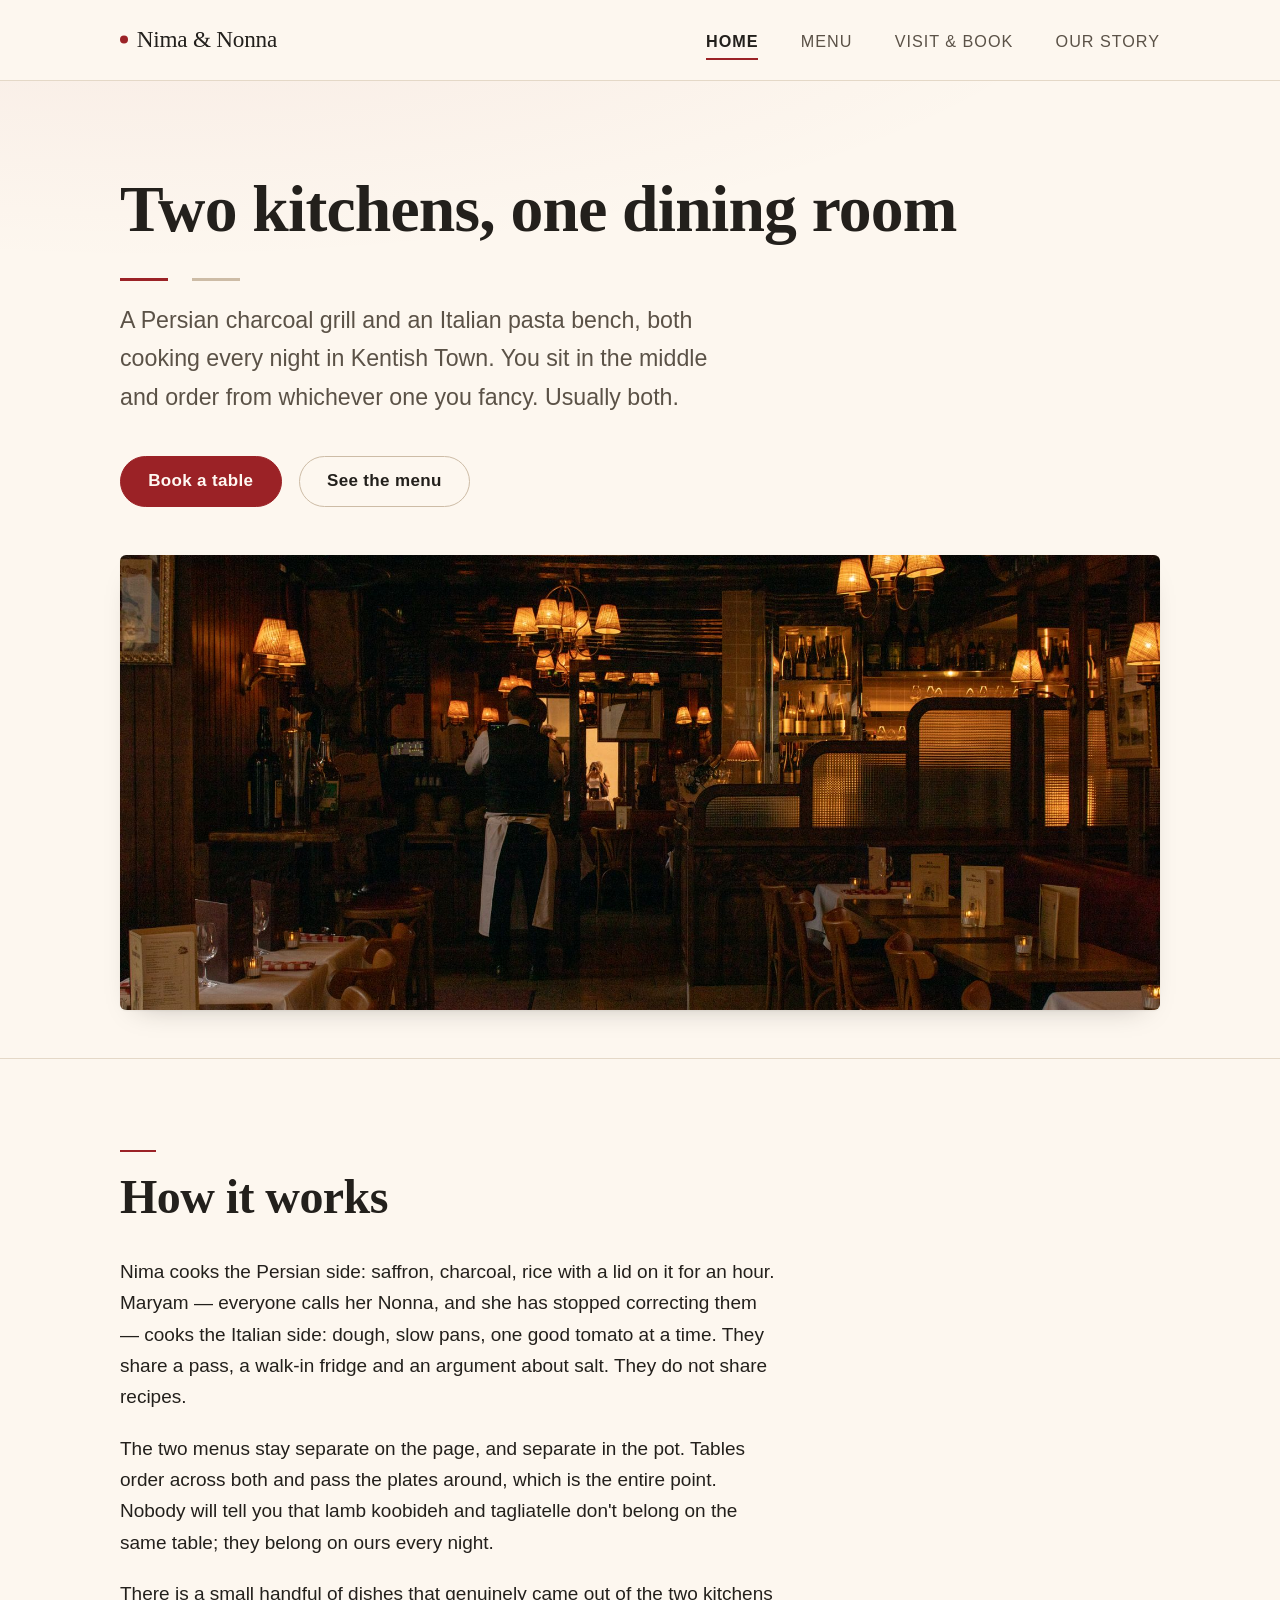
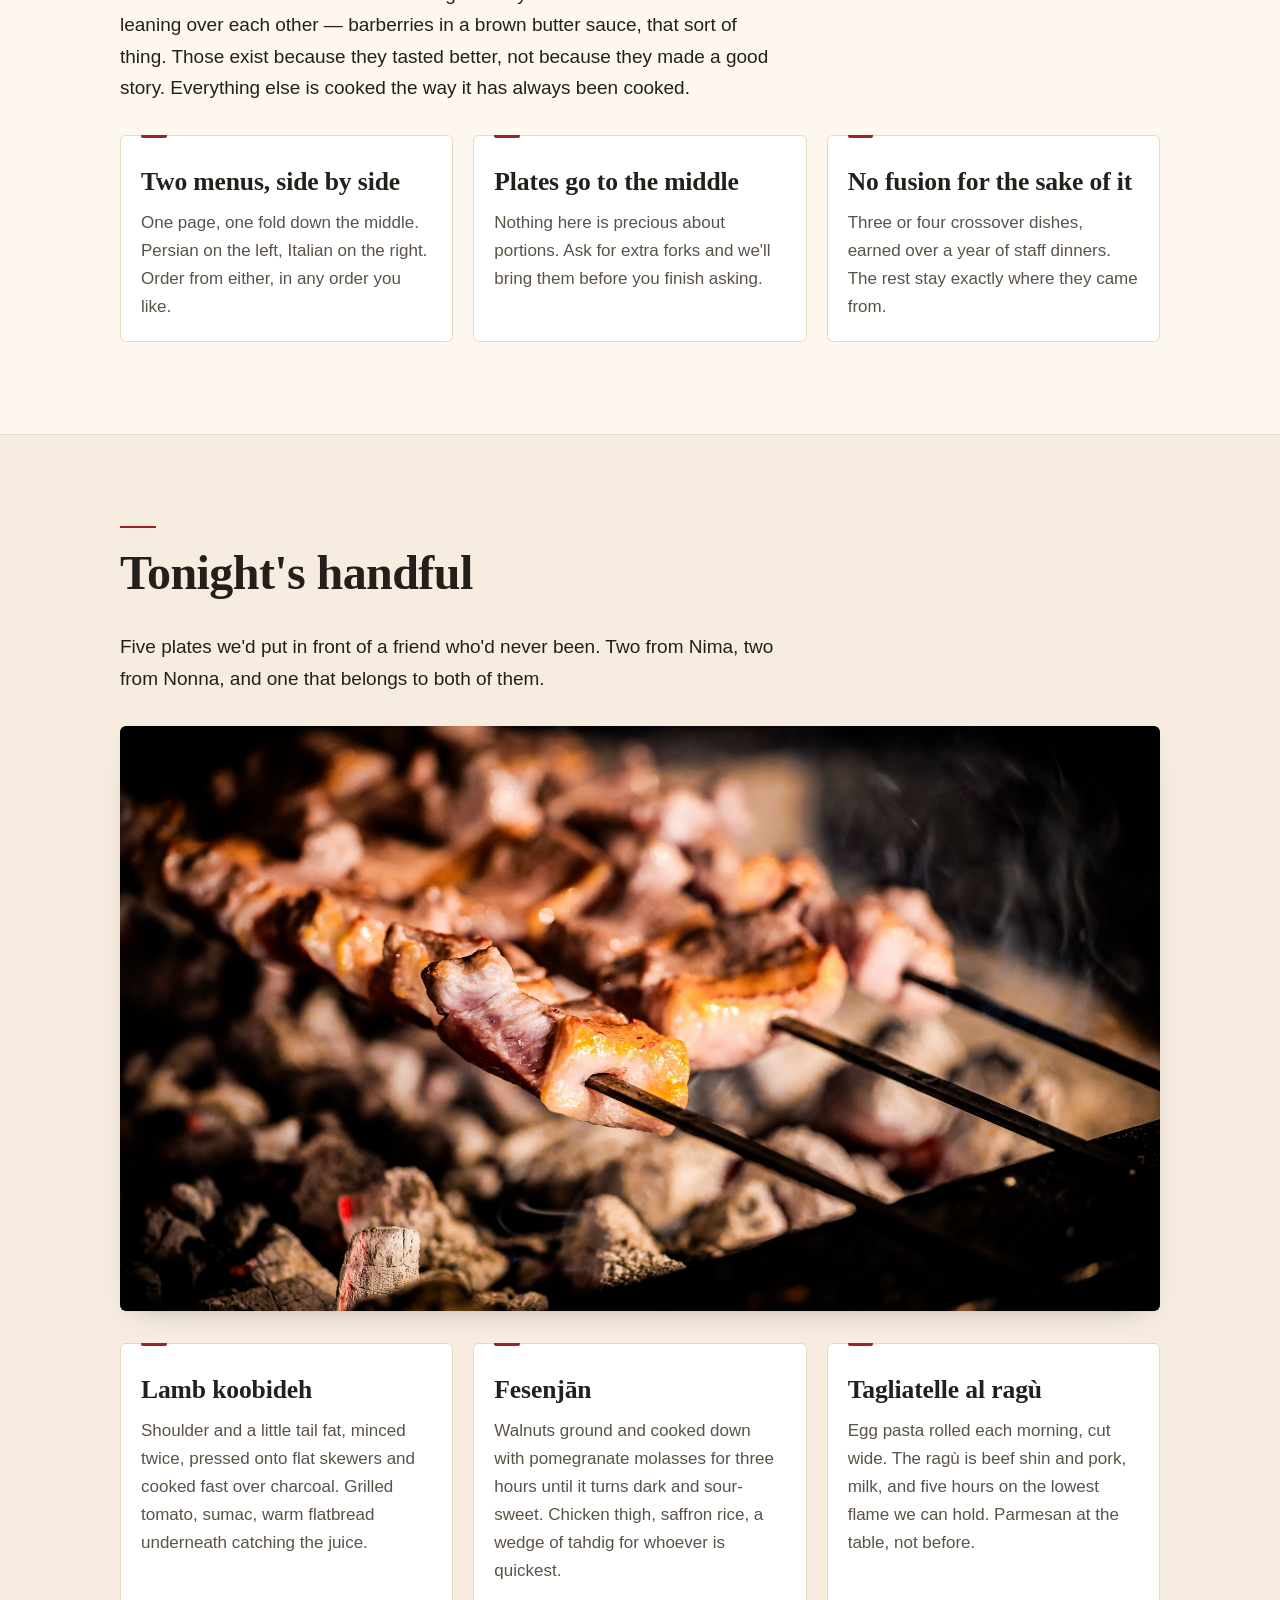
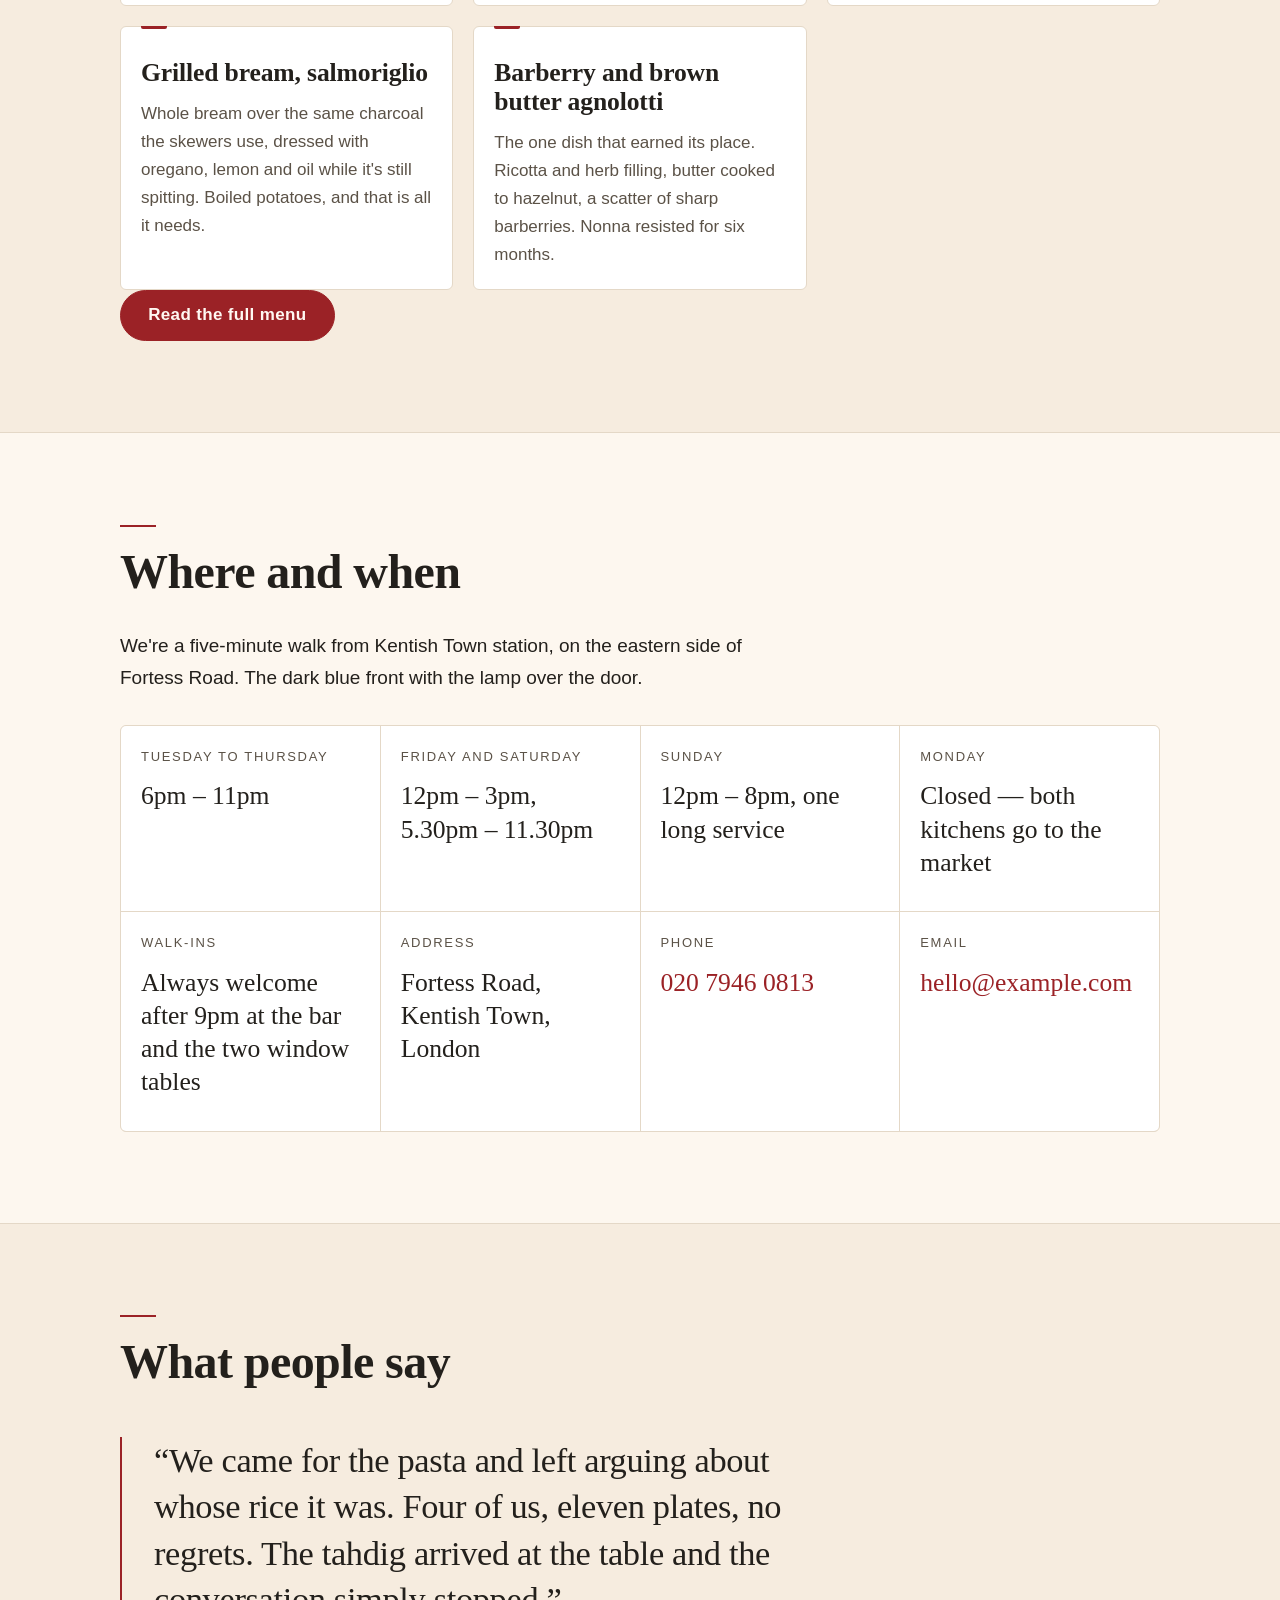
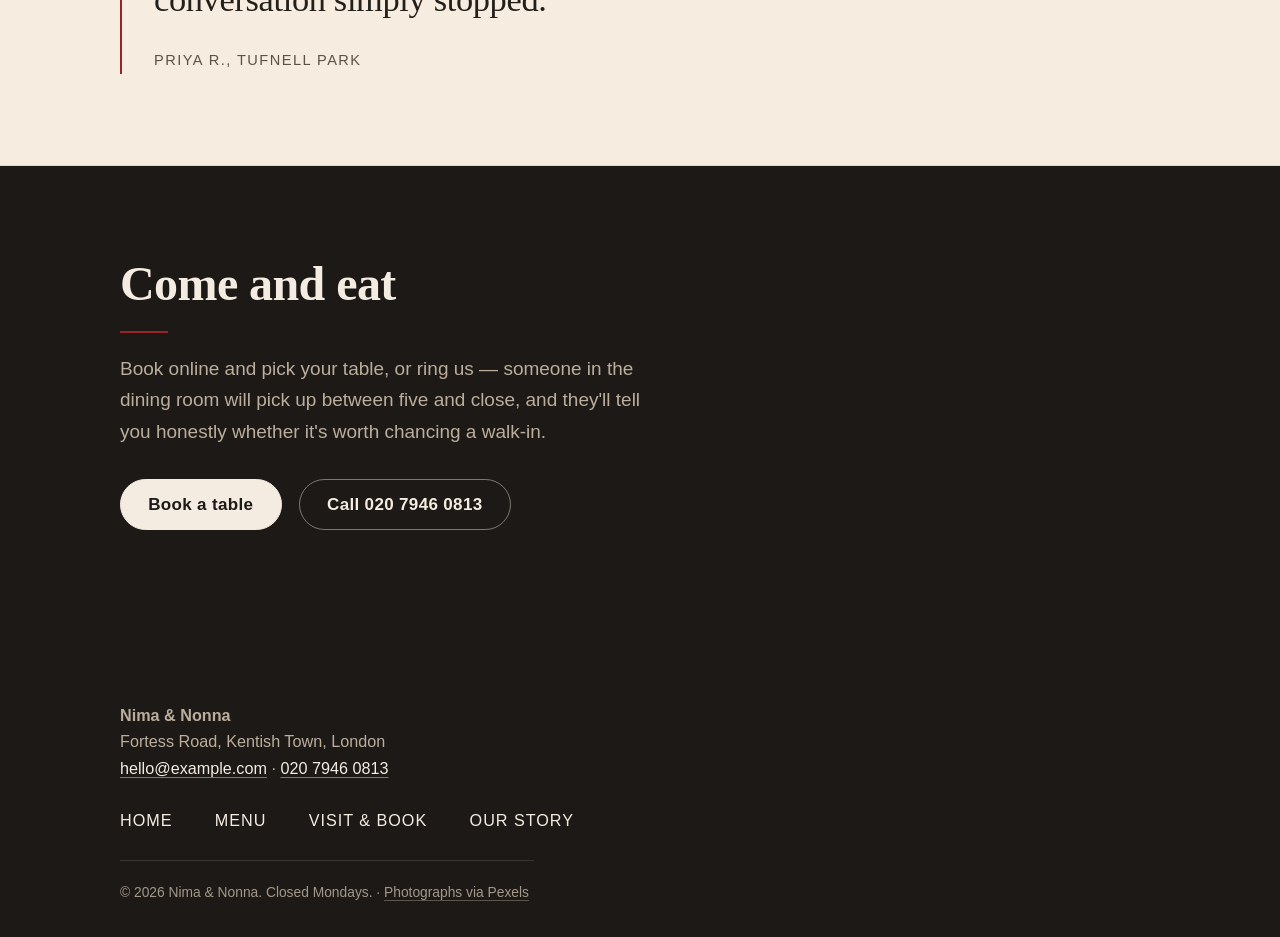
<file: index.html>
<!DOCTYPE html>
<html lang="en">
<head>
<meta charset="utf-8">
<meta name="viewport" content="width=device-width, initial-scale=1">
<title>Nima &amp; Nonna — Persian and Italian cooking in Kentish Town</title>
<meta name="description" content="One dining room on Fortess Road, two kitchens. A Persian grill and an Italian pasta bench cook side by side every night in Kentish Town. Book a table or read the menu.">
<link rel="icon" href="favicon.svg" type="image/svg+xml">
<link rel="stylesheet" href="assets/styles.css">
</head>
<body>
<header class="site-header">
  <div class="container header-inner">
    <a class="brand" href="index.html">Nima &amp; Nonna</a>
    <nav class="site-nav">
      <a href="index.html" class="is-current">Home</a>
      <a href="menu.html">Menu</a>
      <a href="visit.html">Visit &amp; Book</a>
      <a href="about.html">Our Story</a>
    </nav>
  </div>
</header>

<main>
  <section class="hero">
    <div class="container">
      <h1>Two kitchens, one dining room</h1>
      <p>A Persian charcoal grill and an Italian pasta bench, both cooking every night in Kentish Town. You sit in the middle and order from whichever one you fancy. Usually both.</p>
      <p>
        <a class="button button-primary" href="visit.html">Book a table</a>
        <a class="button button-secondary" href="menu.html">See the menu</a>
      </p>
      <img src="assets/dining-room-evening.jpg" width="6000" height="4000" alt="Nima &amp; Nonna's dining room in the evening, with closely set wooden tables, low pendant lights and a long banquette against a plastered wall">
    </div>
  </section>

  <section class="section">
    <div class="container">
      <h2>How it works</h2>
      <p>Nima cooks the Persian side: saffron, charcoal, rice with a lid on it for an hour. Maryam — everyone calls her Nonna, and she has stopped correcting them — cooks the Italian side: dough, slow pans, one good tomato at a time. They share a pass, a walk-in fridge and an argument about salt. They do not share recipes.</p>
      <p>The two menus stay separate on the page, and separate in the pot. Tables order across both and pass the plates around, which is the entire point. Nobody will tell you that lamb koobideh and tagliatelle don't belong on the same table; they belong on ours every night.</p>
      <p>There is a small handful of dishes that genuinely came out of the two kitchens leaning over each other — barberries in a brown butter sauce, that sort of thing. Those exist because they tasted better, not because they made a good story. Everything else is cooked the way it has always been cooked.</p>
      <ul class="card-grid">
        <li class="card">
          <h3>Two menus, side by side</h3>
          <p>One page, one fold down the middle. Persian on the left, Italian on the right. Order from either, in any order you like.</p>
        </li>
        <li class="card">
          <h3>Plates go to the middle</h3>
          <p>Nothing here is precious about portions. Ask for extra forks and we'll bring them before you finish asking.</p>
        </li>
        <li class="card">
          <h3>No fusion for the sake of it</h3>
          <p>Three or four crossover dishes, earned over a year of staff dinners. The rest stay exactly where they came from.</p>
        </li>
      </ul>
    </div>
  </section>

  <section class="section section-alt">
    <div class="container">
      <h2>Tonight's handful</h2>
      <p>Five plates we'd put in front of a friend who'd never been. Two from Nima, two from Nonna, and one that belongs to both of them.</p>
      <img src="assets/charcoal-grill-skewers.jpg" width="6474" height="3642" alt="Skewers of marinated lamb cooking over a charcoal grill, fat catching the flame">
      <ul class="card-grid">
        <li class="card">
          <h3>Lamb koobideh</h3>
          <p>Shoulder and a little tail fat, minced twice, pressed onto flat skewers and cooked fast over charcoal. Grilled tomato, sumac, warm flatbread underneath catching the juice.</p>
        </li>
        <li class="card">
          <h3>Fesenjān</h3>
          <p>Walnuts ground and cooked down with pomegranate molasses for three hours until it turns dark and sour-sweet. Chicken thigh, saffron rice, a wedge of tahdig for whoever is quickest.</p>
        </li>
        <li class="card">
          <h3>Tagliatelle al ragù</h3>
          <p>Egg pasta rolled each morning, cut wide. The ragù is beef shin and pork, milk, and five hours on the lowest flame we can hold. Parmesan at the table, not before.</p>
        </li>
        <li class="card">
          <h3>Grilled bream, salmoriglio</h3>
          <p>Whole bream over the same charcoal the skewers use, dressed with oregano, lemon and oil while it's still spitting. Boiled potatoes, and that is all it needs.</p>
        </li>
        <li class="card">
          <h3>Barberry and brown butter agnolotti</h3>
          <p>The one dish that earned its place. Ricotta and herb filling, butter cooked to hazelnut, a scatter of sharp barberries. Nonna resisted for six months.</p>
        </li>
      </ul>
      <p><a class="button button-primary" href="menu.html">Read the full menu</a></p>
    </div>
  </section>

  <section class="section">
    <div class="container">
      <h2>Where and when</h2>
      <p>We're a five-minute walk from Kentish Town station, on the eastern side of Fortess Road. The dark blue front with the lamp over the door.</p>
      <dl class="facts">
        <div class="fact">
          <dt>Tuesday to Thursday</dt>
          <dd>6pm – 11pm</dd>
        </div>
        <div class="fact">
          <dt>Friday and Saturday</dt>
          <dd>12pm – 3pm, 5.30pm – 11.30pm</dd>
        </div>
        <div class="fact">
          <dt>Sunday</dt>
          <dd>12pm – 8pm, one long service</dd>
        </div>
        <div class="fact">
          <dt>Monday</dt>
          <dd>Closed — both kitchens go to the market</dd>
        </div>
        <div class="fact">
          <dt>Walk-ins</dt>
          <dd>Always welcome after 9pm at the bar and the two window tables</dd>
        </div>
        <div class="fact">
          <dt>Address</dt>
          <dd>Fortess Road, Kentish Town, London</dd>
        </div>
        <div class="fact">
          <dt>Phone</dt>
          <dd><a href="tel:+442079460813">020 7946 0813</a></dd>
        </div>
        <div class="fact">
          <dt>Email</dt>
          <dd><a href="mailto:hello@example.com">hello@example.com</a></dd>
        </div>
      </dl>
    </div>
  </section>

  <section class="section section-alt">
    <div class="container">
      <h2>What people say</h2>
      <blockquote class="quote">
        <p>We came for the pasta and left arguing about whose rice it was. Four of us, eleven plates, no regrets. The tahdig arrived at the table and the conversation simply stopped.</p>
        <cite>Priya R., Tufnell Park</cite>
      </blockquote>
    </div>
  </section>

  <section class="cta">
    <div class="container">
      <h2>Come and eat</h2>
      <p>Book online and pick your table, or ring us — someone in the dining room will pick up between five and close, and they'll tell you honestly whether it's worth chancing a walk-in.</p>
      <p>
        <a class="button button-primary" href="visit.html">Book a table</a>
        <a class="button button-secondary" href="tel:+442079460813">Call 020 7946 0813</a>
      </p>
    </div>
  </section>
</main>

<footer class="site-footer">
  <div class="container">
    <p><strong>Nima &amp; Nonna</strong><br>
    Fortess Road, Kentish Town, London<br>
    <a href="mailto:hello@example.com">hello@example.com</a> · <a href="tel:+442079460813">020 7946 0813</a></p>
    <nav class="site-nav">
      <a href="index.html">Home</a>
      <a href="menu.html">Menu</a>
      <a href="visit.html">Visit &amp; Book</a>
      <a href="about.html">Our Story</a>
    </nav>
    <p><small>© 2026 Nima &amp; Nonna. Closed Mondays. · <a href="https://www.pexels.com">Photographs via Pexels</a></small></p>
  </div>
</footer>
</body>
</html>
</file>
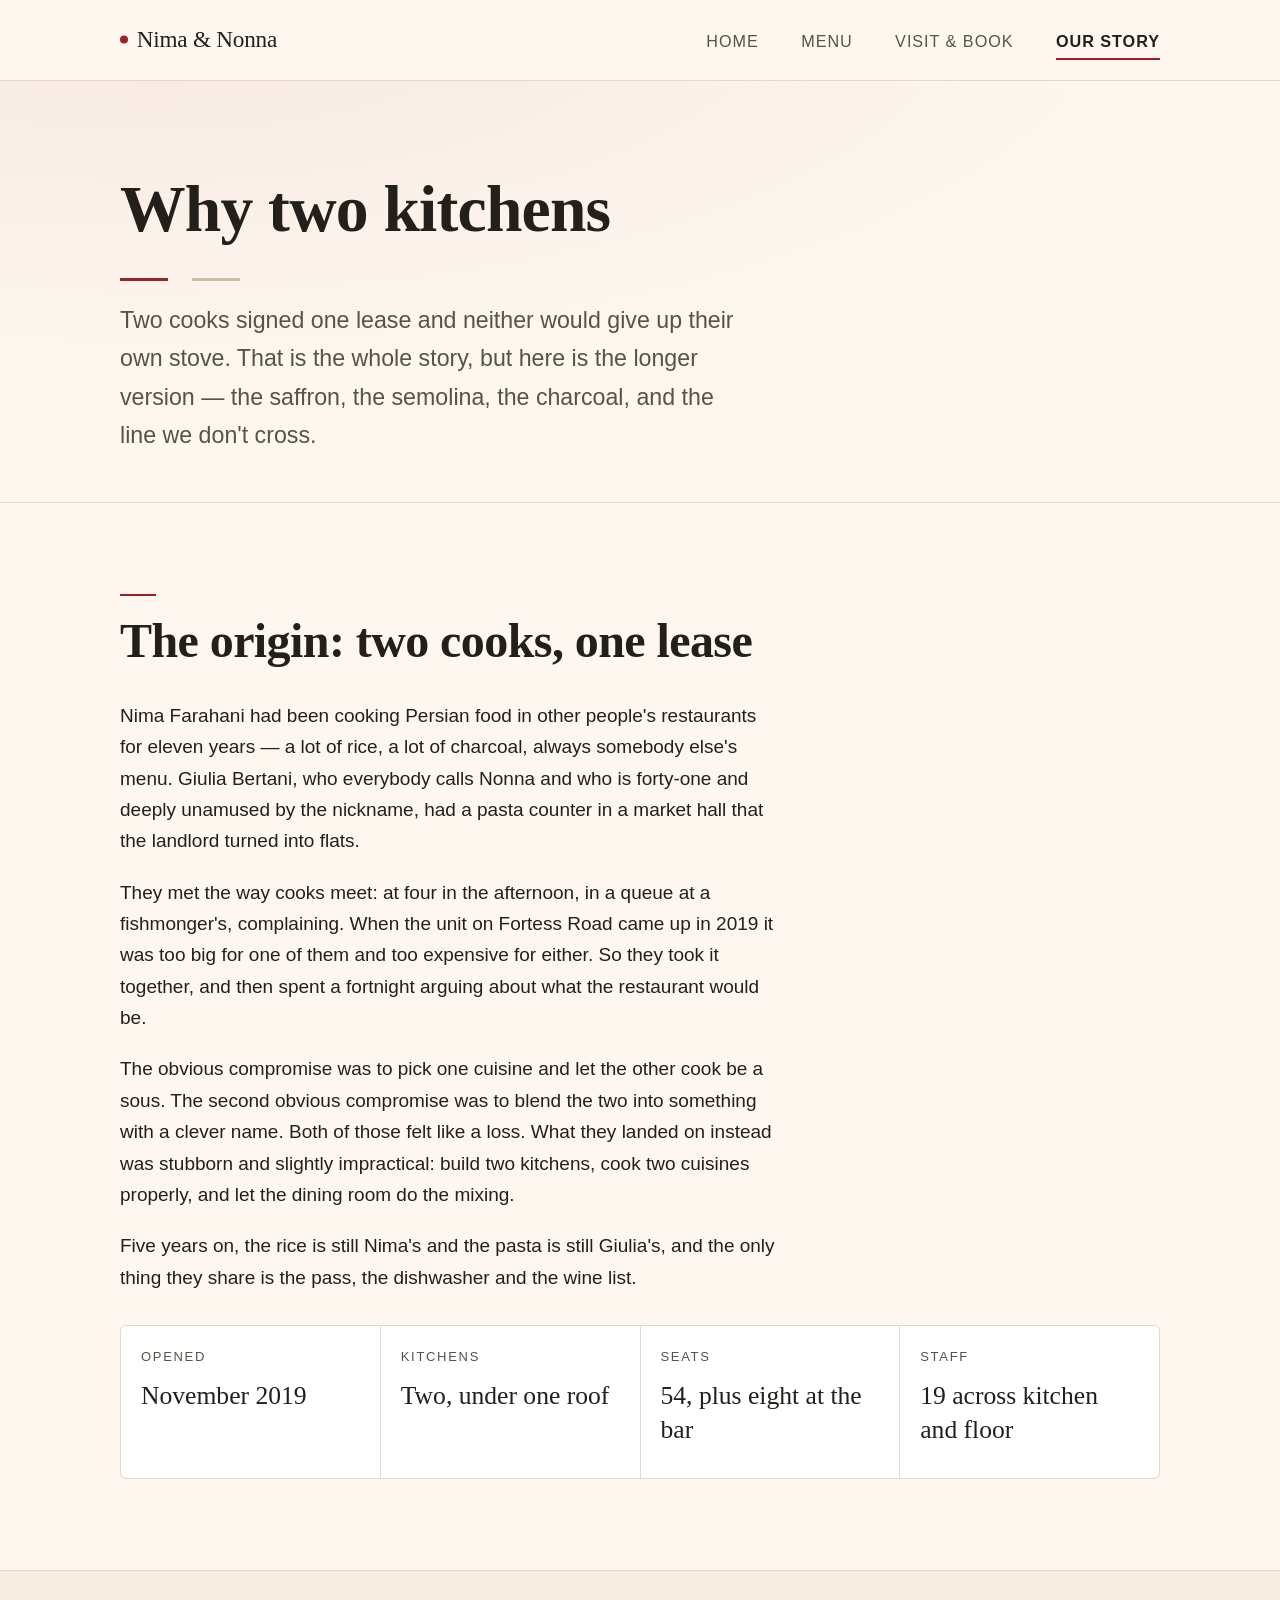
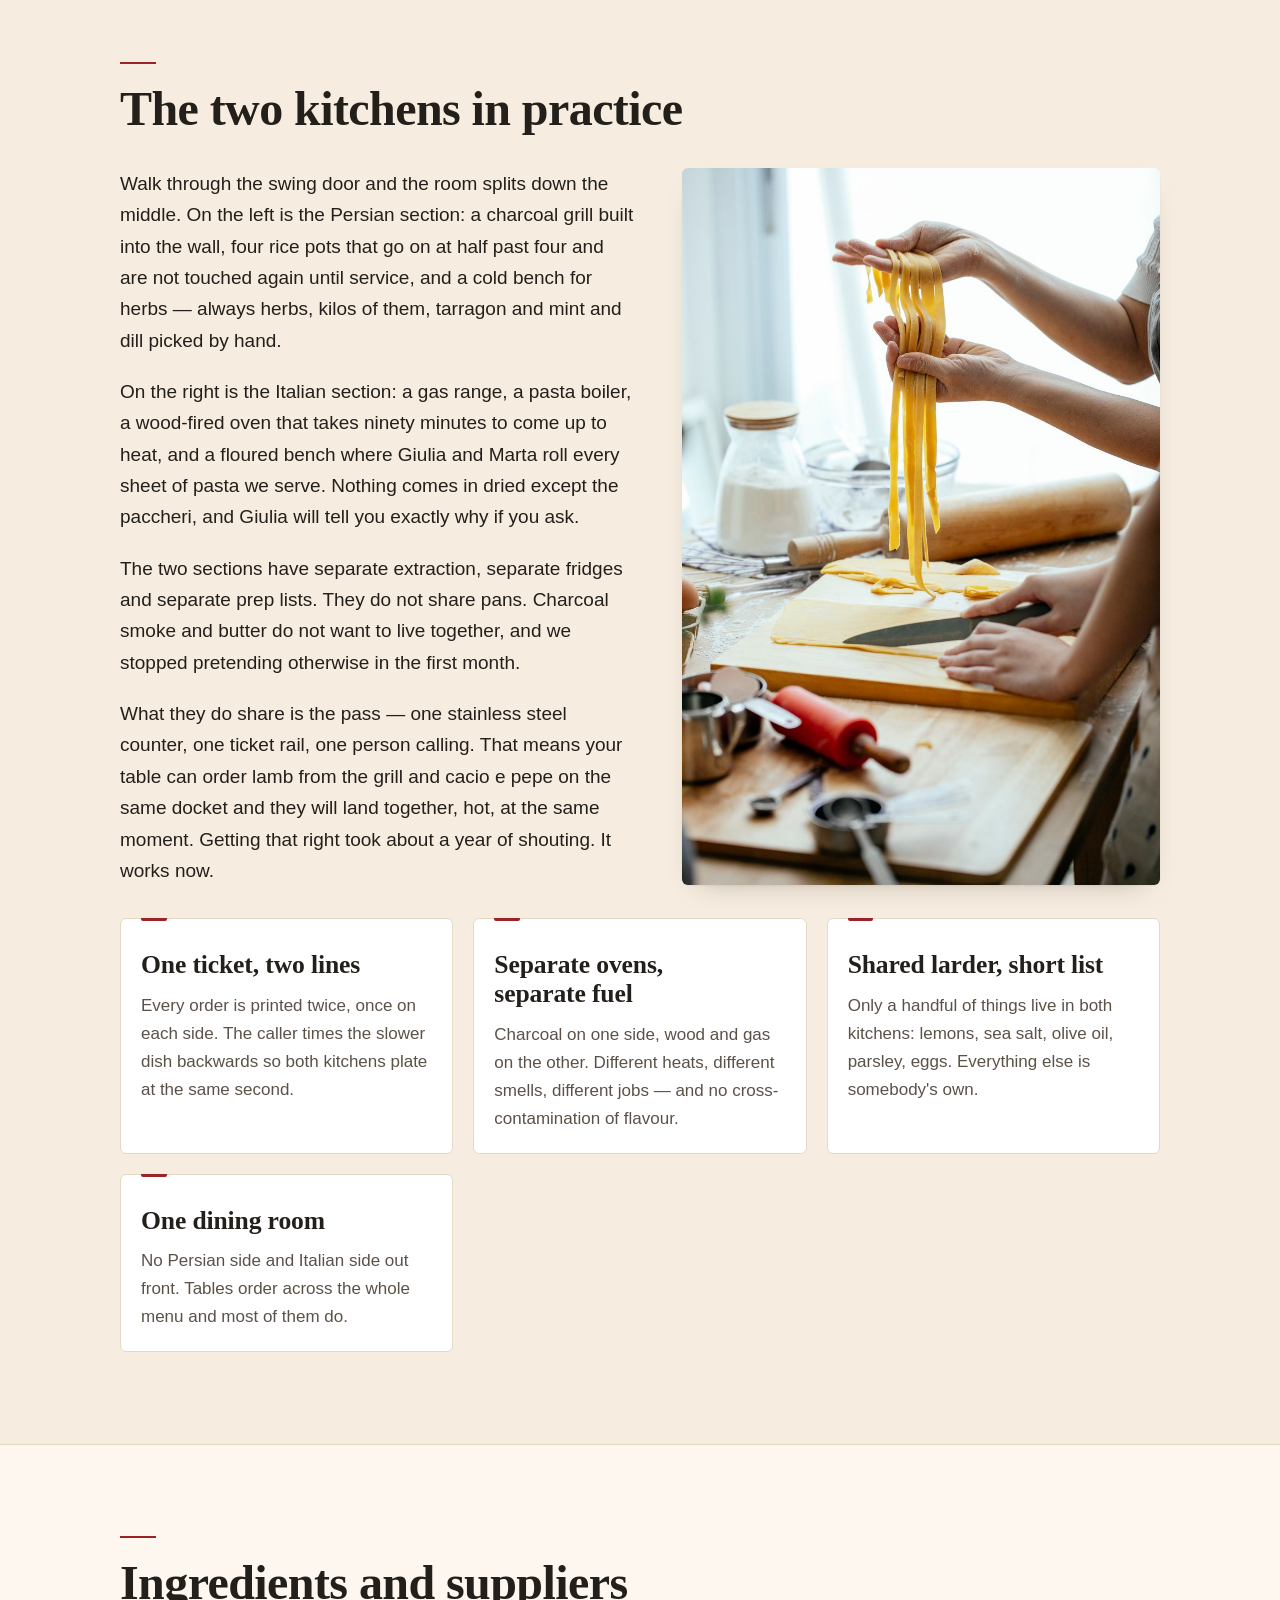
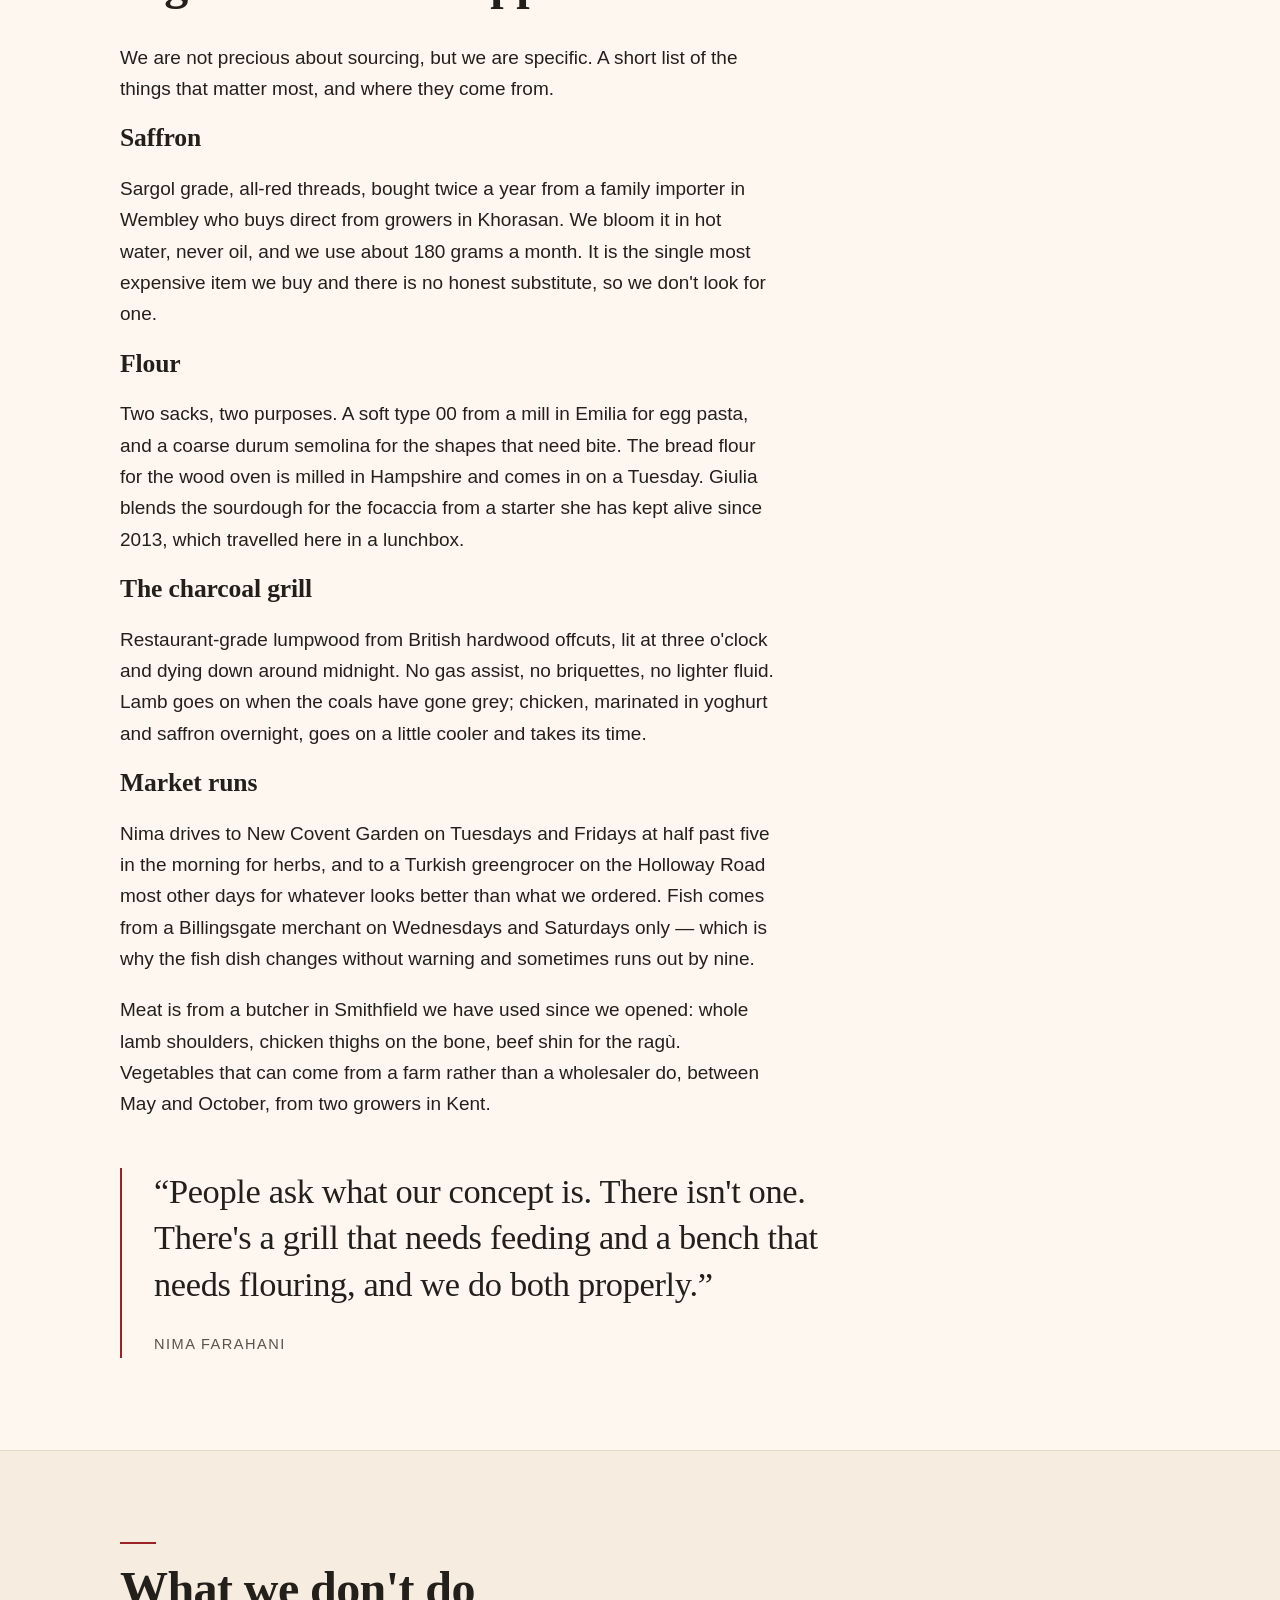
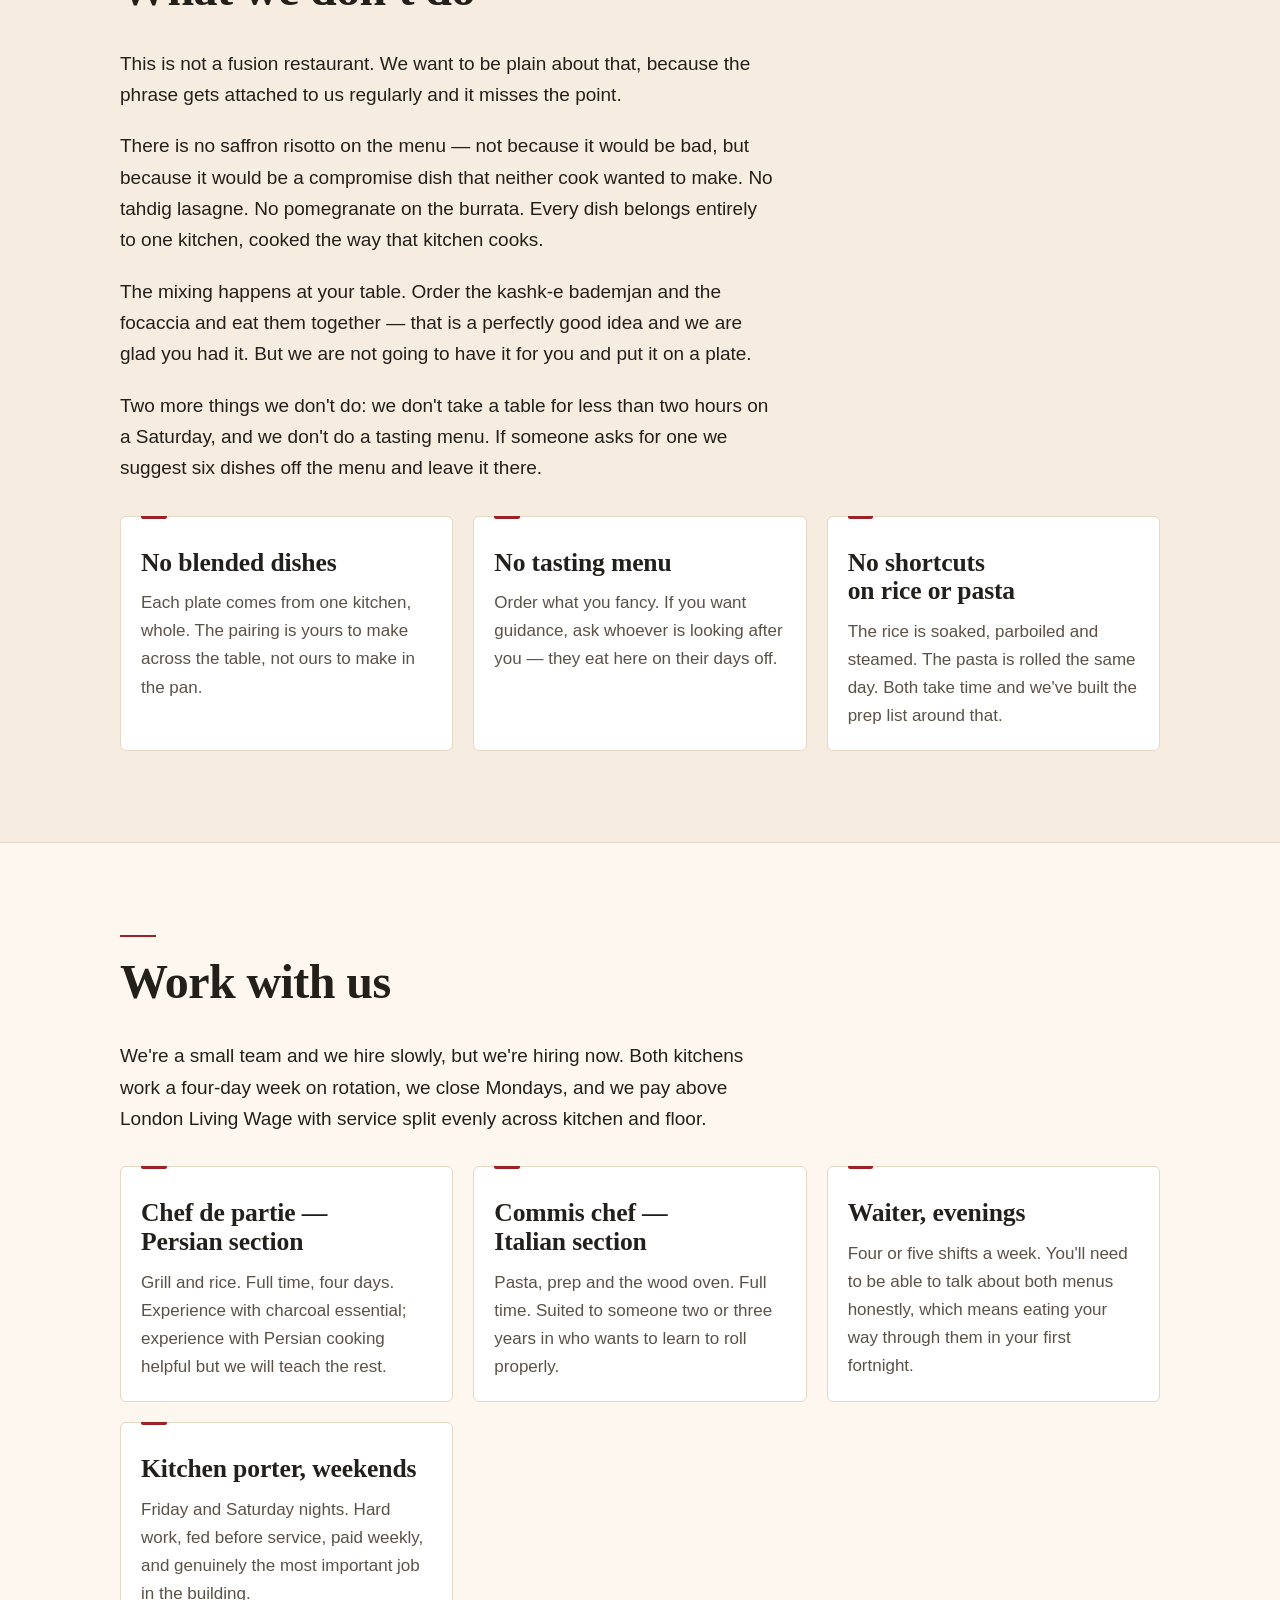
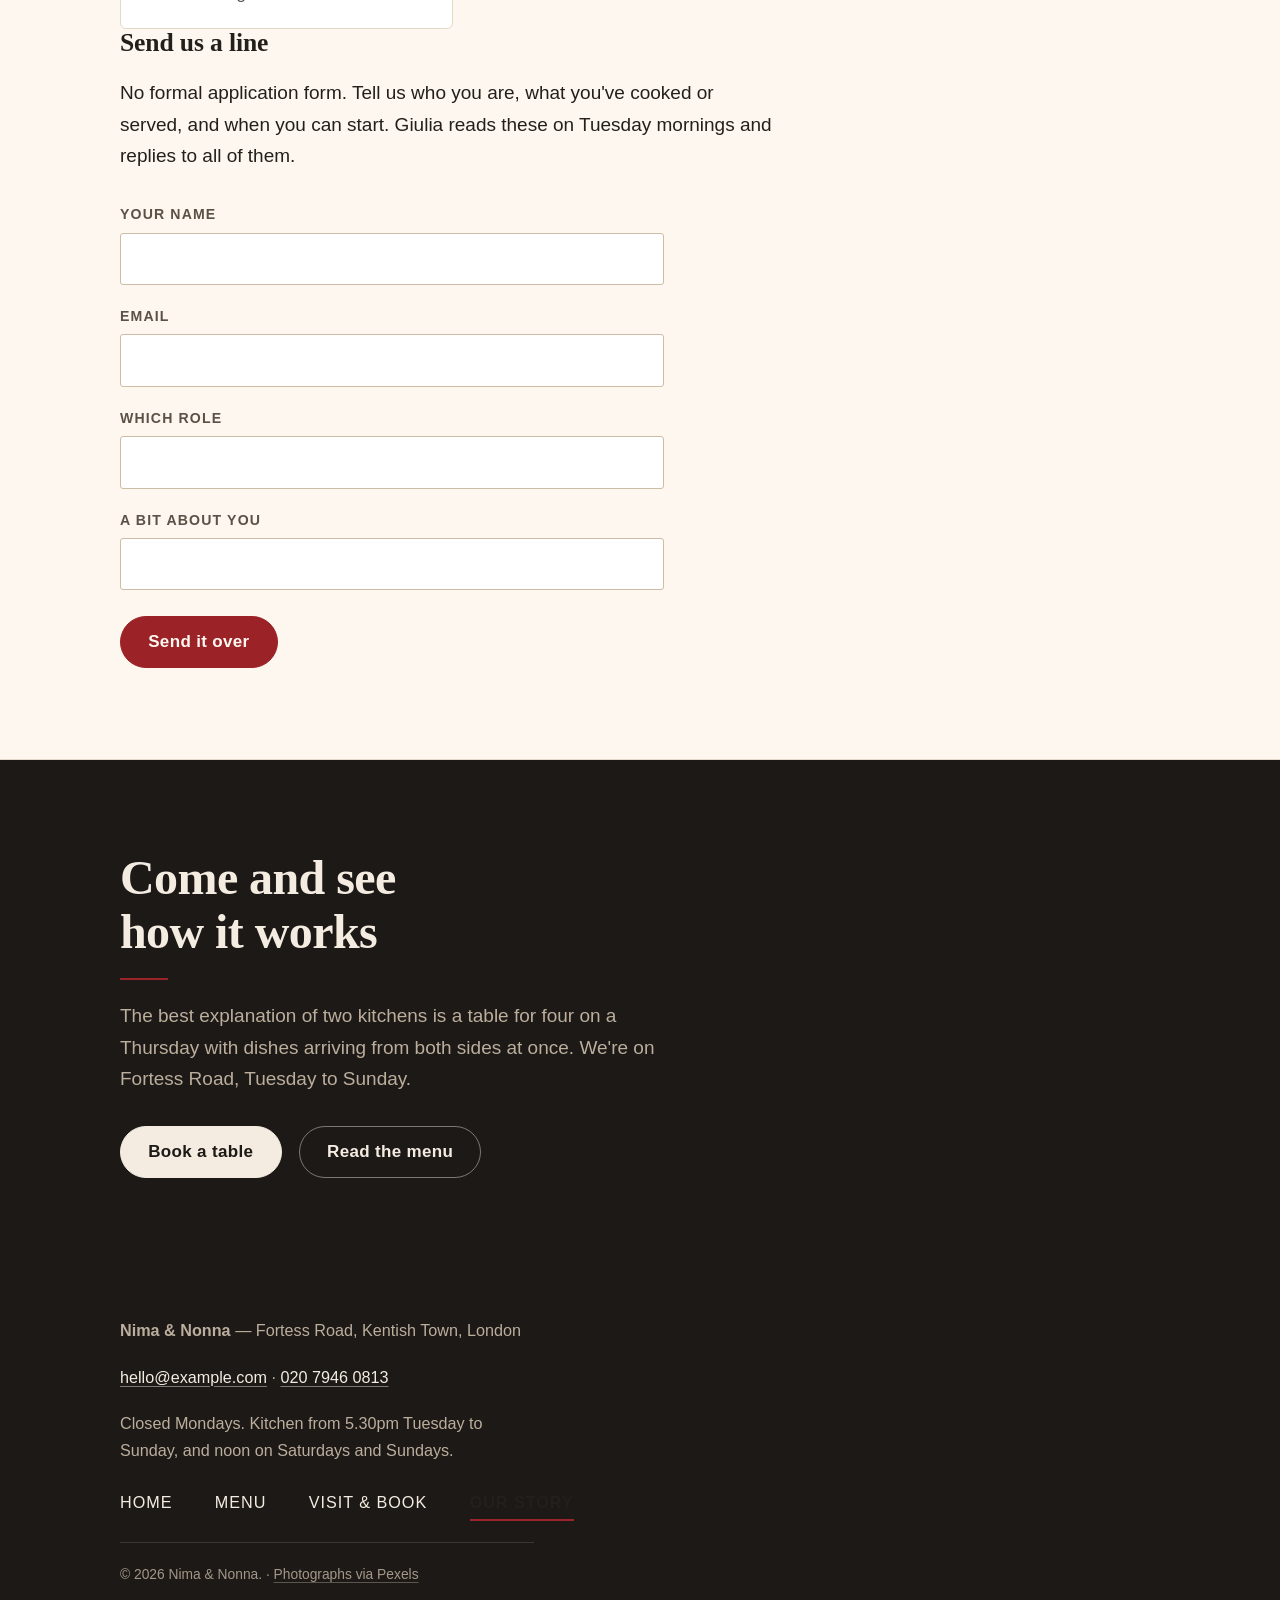
<file: about.html>
<!DOCTYPE html>
<html lang="en">
<head>
<meta charset="utf-8">
<meta name="viewport" content="width=device-width, initial-scale=1">
<title>Why two kitchens | Nima &amp; Nonna</title>
<meta name="description" content="How a Persian cook and an Italian cook ended up sharing one lease in Kentish Town — the two kitchens, the suppliers behind the saffron and the flour, and what we refuse to do with either.">
<link rel="icon" href="favicon.svg" type="image/svg+xml">
<link rel="stylesheet" href="assets/styles.css">
</head>
<body>
<header class="site-header">
  <div class="container header-inner">
    <a class="brand" href="index.html">Nima &amp; Nonna</a>
    <nav class="site-nav">
      <a href="index.html">Home</a>
      <a href="menu.html">Menu</a>
      <a href="visit.html">Visit &amp; Book</a>
      <a href="about.html" class="is-current">Our Story</a>
    </nav>
  </div>
</header>

<main>

  <section class="hero">
    <div class="container">
      <h1>Why two kitchens</h1>
      <p>Two cooks signed one lease and neither would give up their own stove. That is the whole story, but here is the longer version — the saffron, the semolina, the charcoal, and the line we don't cross.</p>
    </div>
  </section>

  <section class="section">
    <div class="container">
      <h2>The origin: two cooks, one lease</h2>
      <p>Nima Farahani had been cooking Persian food in other people's restaurants for eleven years — a lot of rice, a lot of charcoal, always somebody else's menu. Giulia Bertani, who everybody calls Nonna and who is forty-one and deeply unamused by the nickname, had a pasta counter in a market hall that the landlord turned into flats.</p>
      <p>They met the way cooks meet: at four in the afternoon, in a queue at a fishmonger's, complaining. When the unit on Fortess Road came up in 2019 it was too big for one of them and too expensive for either. So they took it together, and then spent a fortnight arguing about what the restaurant would be.</p>
      <p>The obvious compromise was to pick one cuisine and let the other cook be a sous. The second obvious compromise was to blend the two into something with a clever name. Both of those felt like a loss. What they landed on instead was stubborn and slightly impractical: build two kitchens, cook two cuisines properly, and let the dining room do the mixing.</p>
      <p>Five years on, the rice is still Nima's and the pasta is still Giulia's, and the only thing they share is the pass, the dishwasher and the wine list.</p>
      <dl class="facts">
        <div class="fact"><dt>Opened</dt><dd>November 2019</dd></div>
        <div class="fact"><dt>Kitchens</dt><dd>Two, under one roof</dd></div>
        <div class="fact"><dt>Seats</dt><dd>54, plus eight at the bar</dd></div>
        <div class="fact"><dt>Staff</dt><dd>19 across kitchen and floor</dd></div>
      </dl>
    </div>
  </section>

  <section class="section section-alt">
    <div class="container">
      <h2>The two kitchens in practice</h2>
      <img src="assets/hand-rolled-pasta.jpg" width="3360" height="5040" alt="A cook's floured hands rolling and cutting fresh pasta on a wooden bench in the Italian side of the kitchen">
      <p>Walk through the swing door and the room splits down the middle. On the left is the Persian section: a charcoal grill built into the wall, four rice pots that go on at half past four and are not touched again until service, and a cold bench for herbs — always herbs, kilos of them, tarragon and mint and dill picked by hand.</p>
      <p>On the right is the Italian section: a gas range, a pasta boiler, a wood-fired oven that takes ninety minutes to come up to heat, and a floured bench where Giulia and Marta roll every sheet of pasta we serve. Nothing comes in dried except the paccheri, and Giulia will tell you exactly why if you ask.</p>
      <p>The two sections have separate extraction, separate fridges and separate prep lists. They do not share pans. Charcoal smoke and butter do not want to live together, and we stopped pretending otherwise in the first month.</p>
      <p>What they do share is the pass — one stainless steel counter, one ticket rail, one person calling. That means your table can order lamb from the grill and cacio e pepe on the same docket and they will land together, hot, at the same moment. Getting that right took about a year of shouting. It works now.</p>
      <ul class="card-grid">
        <li class="card">
          <h3>One ticket, two lines</h3>
          <p>Every order is printed twice, once on each side. The caller times the slower dish backwards so both kitchens plate at the same second.</p>
        </li>
        <li class="card">
          <h3>Separate ovens, separate fuel</h3>
          <p>Charcoal on one side, wood and gas on the other. Different heats, different smells, different jobs — and no cross-contamination of flavour.</p>
        </li>
        <li class="card">
          <h3>Shared larder, short list</h3>
          <p>Only a handful of things live in both kitchens: lemons, sea salt, olive oil, parsley, eggs. Everything else is somebody's own.</p>
        </li>
        <li class="card">
          <h3>One dining room</h3>
          <p>No Persian side and Italian side out front. Tables order across the whole menu and most of them do.</p>
        </li>
      </ul>
    </div>
  </section>

  <section class="section">
    <div class="container">
      <h2>Ingredients and suppliers</h2>
      <p>We are not precious about sourcing, but we are specific. A short list of the things that matter most, and where they come from.</p>

      <h3>Saffron</h3>
      <p>Sargol grade, all-red threads, bought twice a year from a family importer in Wembley who buys direct from growers in Khorasan. We bloom it in hot water, never oil, and we use about 180 grams a month. It is the single most expensive item we buy and there is no honest substitute, so we don't look for one.</p>

      <h3>Flour</h3>
      <p>Two sacks, two purposes. A soft type 00 from a mill in Emilia for egg pasta, and a coarse durum semolina for the shapes that need bite. The bread flour for the wood oven is milled in Hampshire and comes in on a Tuesday. Giulia blends the sourdough for the focaccia from a starter she has kept alive since 2013, which travelled here in a lunchbox.</p>

      <h3>The charcoal grill</h3>
      <p>Restaurant-grade lumpwood from British hardwood offcuts, lit at three o'clock and dying down around midnight. No gas assist, no briquettes, no lighter fluid. Lamb goes on when the coals have gone grey; chicken, marinated in yoghurt and saffron overnight, goes on a little cooler and takes its time.</p>

      <h3>Market runs</h3>
      <p>Nima drives to New Covent Garden on Tuesdays and Fridays at half past five in the morning for herbs, and to a Turkish greengrocer on the Holloway Road most other days for whatever looks better than what we ordered. Fish comes from a Billingsgate merchant on Wednesdays and Saturdays only — which is why the fish dish changes without warning and sometimes runs out by nine.</p>
      <p>Meat is from a butcher in Smithfield we have used since we opened: whole lamb shoulders, chicken thighs on the bone, beef shin for the ragù. Vegetables that can come from a farm rather than a wholesaler do, between May and October, from two growers in Kent.</p>

      <blockquote class="quote">
        <p>People ask what our concept is. There isn't one. There's a grill that needs feeding and a bench that needs flouring, and we do both properly.</p>
        <cite>Nima Farahani</cite>
      </blockquote>
    </div>
  </section>

  <section class="section section-alt">
    <div class="container">
      <h2>What we don't do</h2>
      <p>This is not a fusion restaurant. We want to be plain about that, because the phrase gets attached to us regularly and it misses the point.</p>
      <p>There is no saffron risotto on the menu — not because it would be bad, but because it would be a compromise dish that neither cook wanted to make. No tahdig lasagne. No pomegranate on the burrata. Every dish belongs entirely to one kitchen, cooked the way that kitchen cooks.</p>
      <p>The mixing happens at your table. Order the kashk-e bademjan and the focaccia and eat them together — that is a perfectly good idea and we are glad you had it. But we are not going to have it for you and put it on a plate.</p>
      <p>Two more things we don't do: we don't take a table for less than two hours on a Saturday, and we don't do a tasting menu. If someone asks for one we suggest six dishes off the menu and leave it there.</p>
      <ul class="card-grid">
        <li class="card">
          <h3>No blended dishes</h3>
          <p>Each plate comes from one kitchen, whole. The pairing is yours to make across the table, not ours to make in the pan.</p>
        </li>
        <li class="card">
          <h3>No tasting menu</h3>
          <p>Order what you fancy. If you want guidance, ask whoever is looking after you — they eat here on their days off.</p>
        </li>
        <li class="card">
          <h3>No shortcuts on rice or pasta</h3>
          <p>The rice is soaked, parboiled and steamed. The pasta is rolled the same day. Both take time and we've built the prep list around that.</p>
        </li>
      </ul>
    </div>
  </section>

  <section class="section">
    <div class="container">
      <h2>Work with us</h2>
      <p>We're a small team and we hire slowly, but we're hiring now. Both kitchens work a four-day week on rotation, we close Mondays, and we pay above London Living Wage with service split evenly across kitchen and floor.</p>
      <ul class="card-grid">
        <li class="card">
          <h3>Chef de partie — Persian section</h3>
          <p>Grill and rice. Full time, four days. Experience with charcoal essential; experience with Persian cooking helpful but we will teach the rest.</p>
        </li>
        <li class="card">
          <h3>Commis chef — Italian section</h3>
          <p>Pasta, prep and the wood oven. Full time. Suited to someone two or three years in who wants to learn to roll properly.</p>
        </li>
        <li class="card">
          <h3>Waiter, evenings</h3>
          <p>Four or five shifts a week. You'll need to be able to talk about both menus honestly, which means eating your way through them in your first fortnight.</p>
        </li>
        <li class="card">
          <h3>Kitchen porter, weekends</h3>
          <p>Friday and Saturday nights. Hard work, fed before service, paid weekly, and genuinely the most important job in the building.</p>
        </li>
      </ul>

      <h3>Send us a line</h3>
      <p>No formal application form. Tell us who you are, what you've cooked or served, and when you can start. Giulia reads these on Tuesday mornings and replies to all of them.</p>
      <form class="form" method="post" action="https://ai.soheililabs.com/api/f/c24b57d3-8cfc-4be6-a8b8-807ddfc6413e">
        <input type="hidden" name="_page" value="about.html">
        <p class="form-trap" aria-hidden="true"><label>Leave this empty<input type="text" name="_gotcha" tabindex="-1" autocomplete="off"></label></p>
        <div class="field">
          <label for="name">Your name</label>
          <input id="name" name="name" type="text" autocomplete="name">
        </div>
        <div class="field">
          <label for="email">Email</label>
          <input id="email" name="email" type="email" autocomplete="email">
        </div>
        <div class="field">
          <label for="role">Which role</label>
          <input id="role" name="role" type="text">
        </div>
        <div class="field">
          <label for="about-you">A bit about you</label>
          <input id="about-you" name="about-you" type="text">
        </div>
        <button class="button button-primary" type="submit">Send it over</button>
      </form>
    </div>
  </section>

  <section class="cta">
    <div class="container">
      <h2>Come and see how it works</h2>
      <p>The best explanation of two kitchens is a table for four on a Thursday with dishes arriving from both sides at once. We're on Fortess Road, Tuesday to Sunday.</p>
      <a class="button button-primary" href="visit.html">Book a table</a>
      <a class="button button-secondary" href="menu.html">Read the menu</a>
    </div>
  </section>

</main>

<footer class="site-footer">
  <div class="container">
    <p><strong>Nima &amp; Nonna</strong> — Fortess Road, Kentish Town, London</p>
    <p><a href="mailto:hello@example.com">hello@example.com</a> · <a href="tel:+442079460813">020 7946 0813</a></p>
    <p>Closed Mondays. Kitchen from 5.30pm Tuesday to Sunday, and noon on Saturdays and Sundays.</p>
    <nav class="site-nav">
      <a href="index.html">Home</a>
      <a href="menu.html">Menu</a>
      <a href="visit.html">Visit &amp; Book</a>
      <a href="about.html" class="is-current">Our Story</a>
    </nav>
    <p><small>© 2026 Nima &amp; Nonna. · <a href="https://www.pexels.com">Photographs via Pexels</a></small></p>
  </div>
</footer>
</body>
</html>
</file>
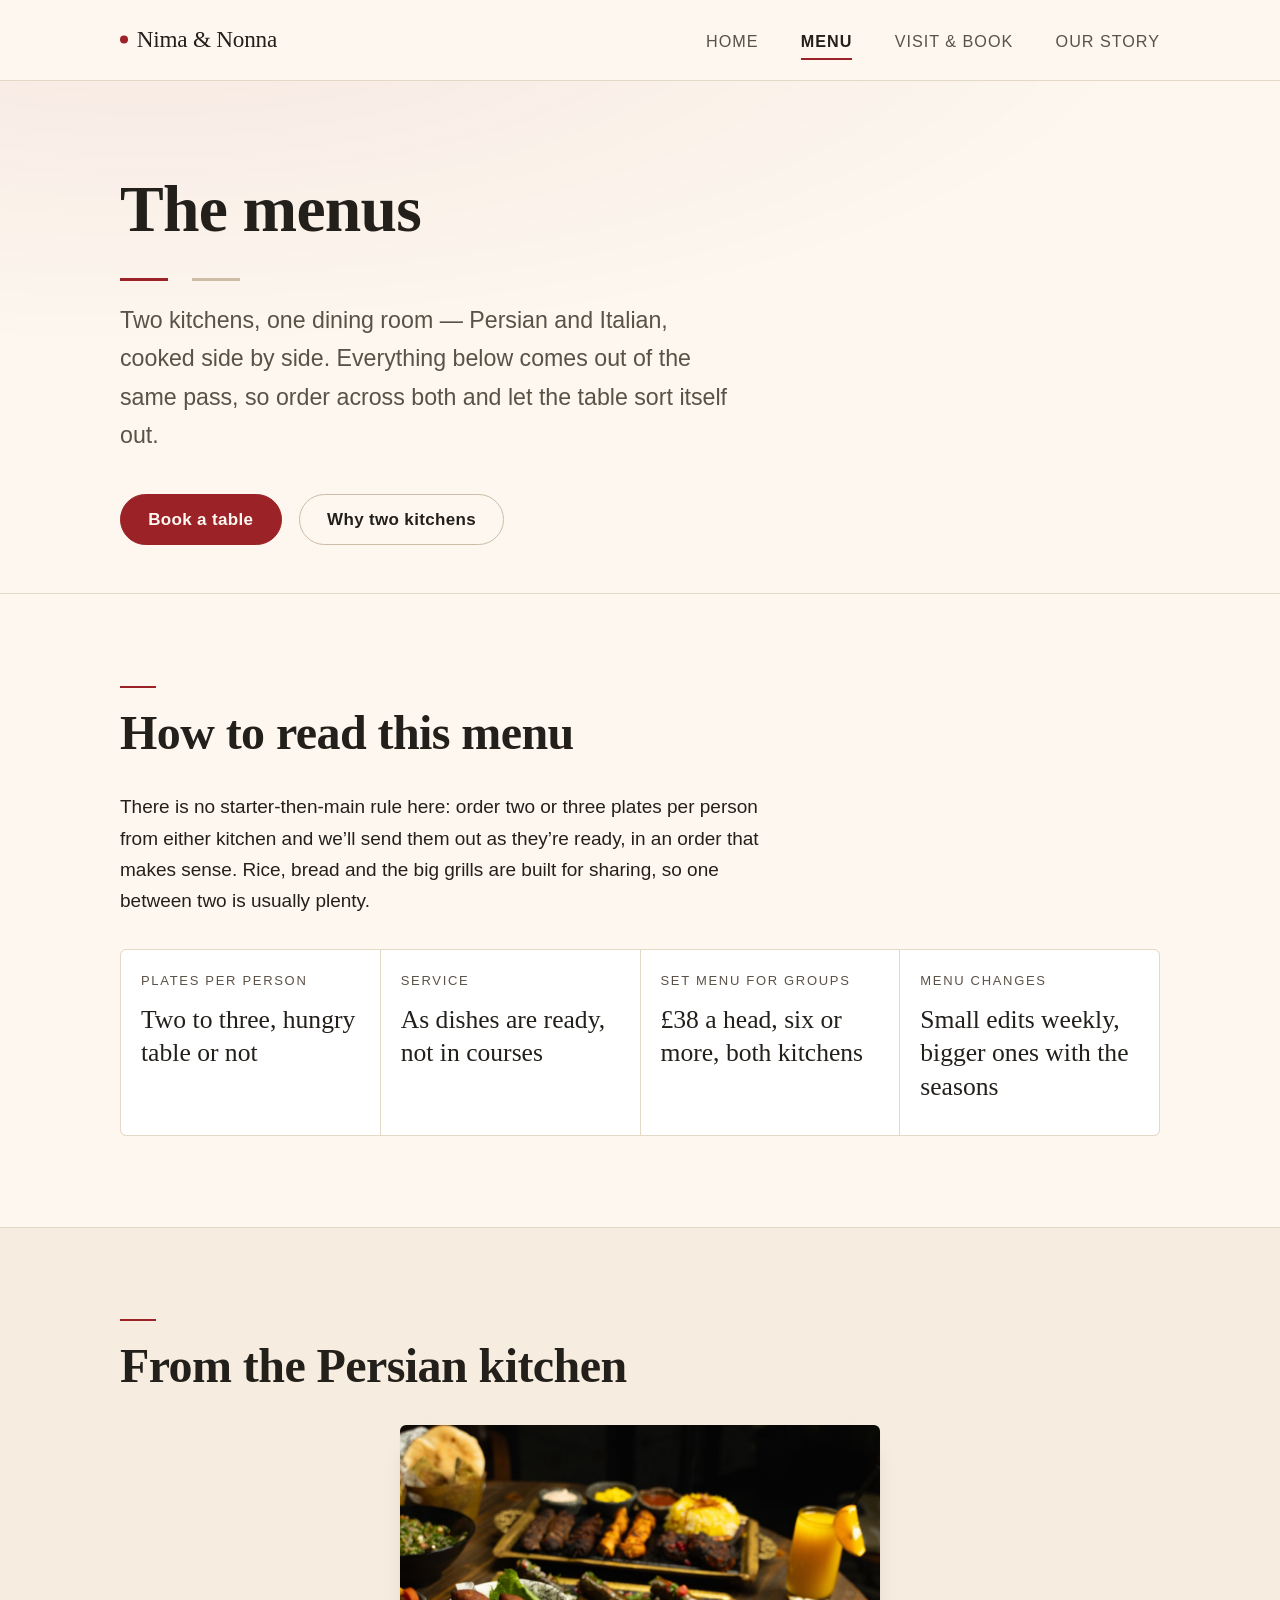
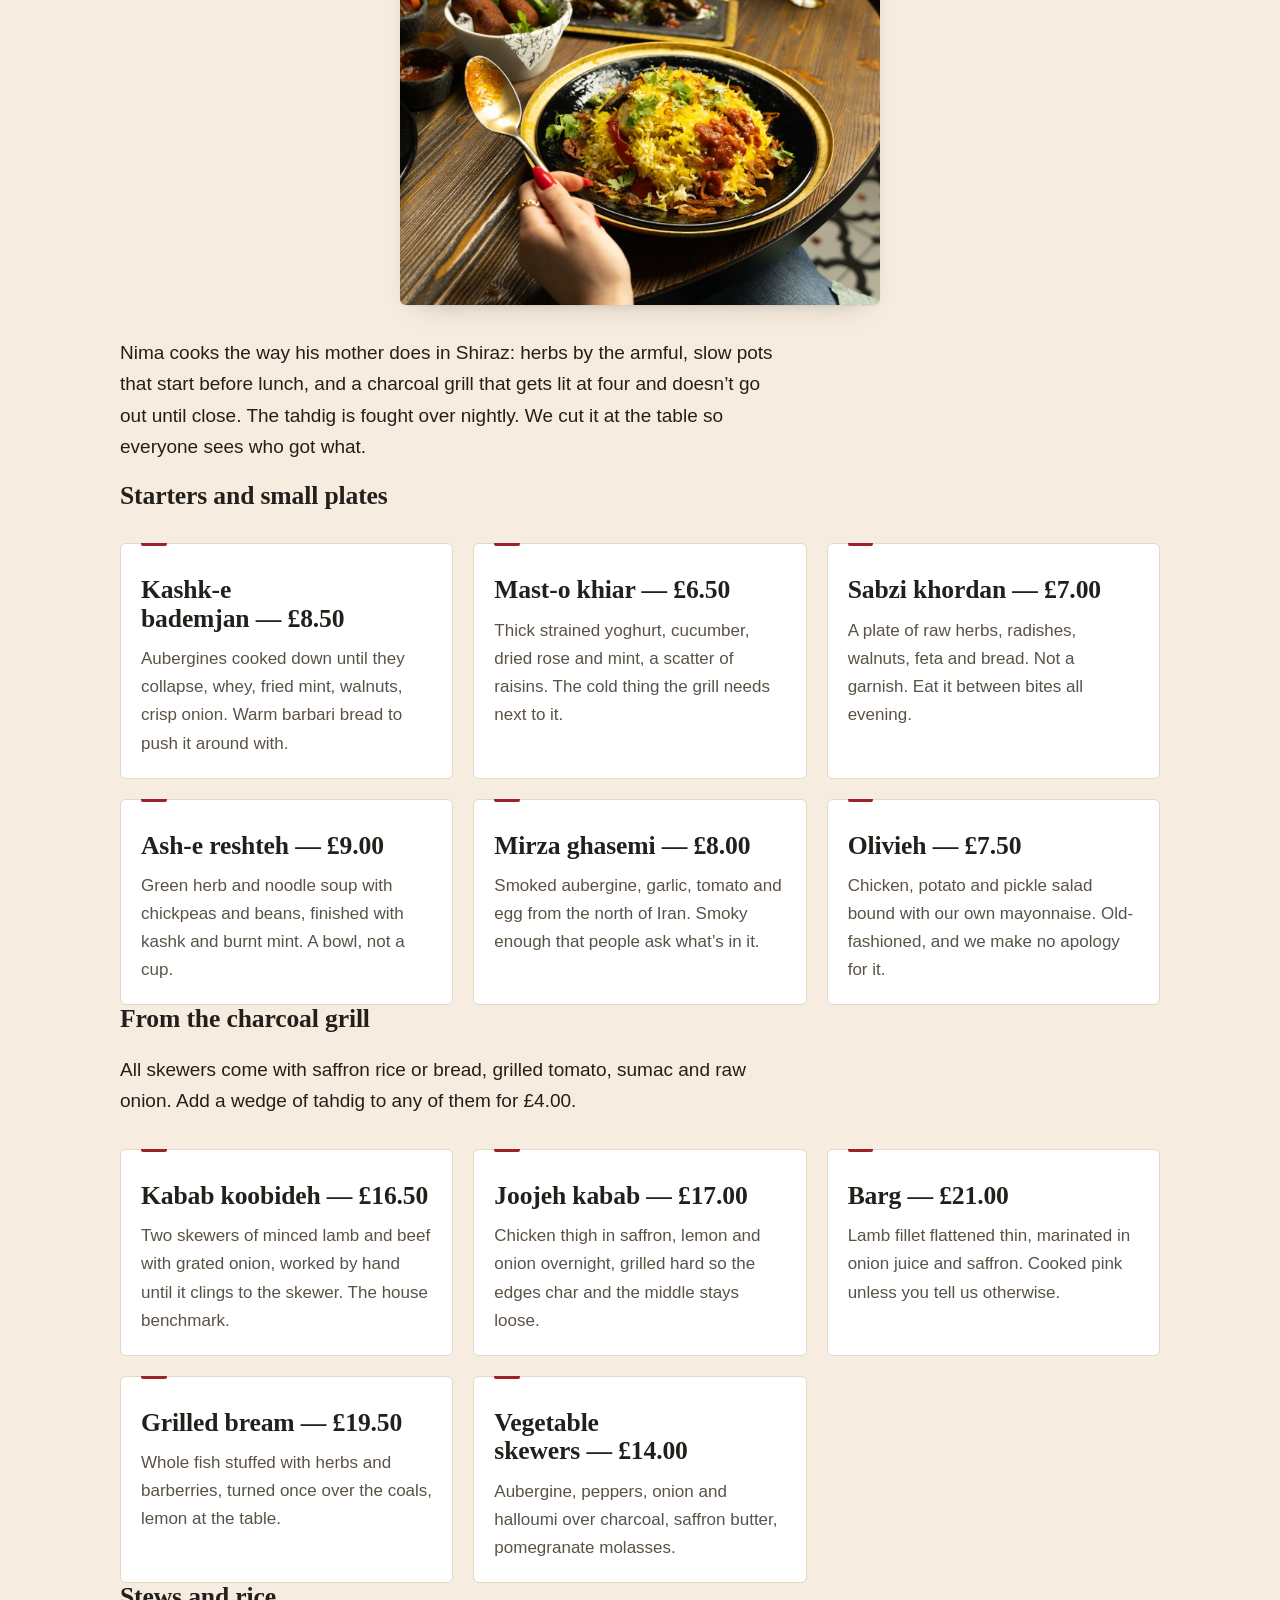
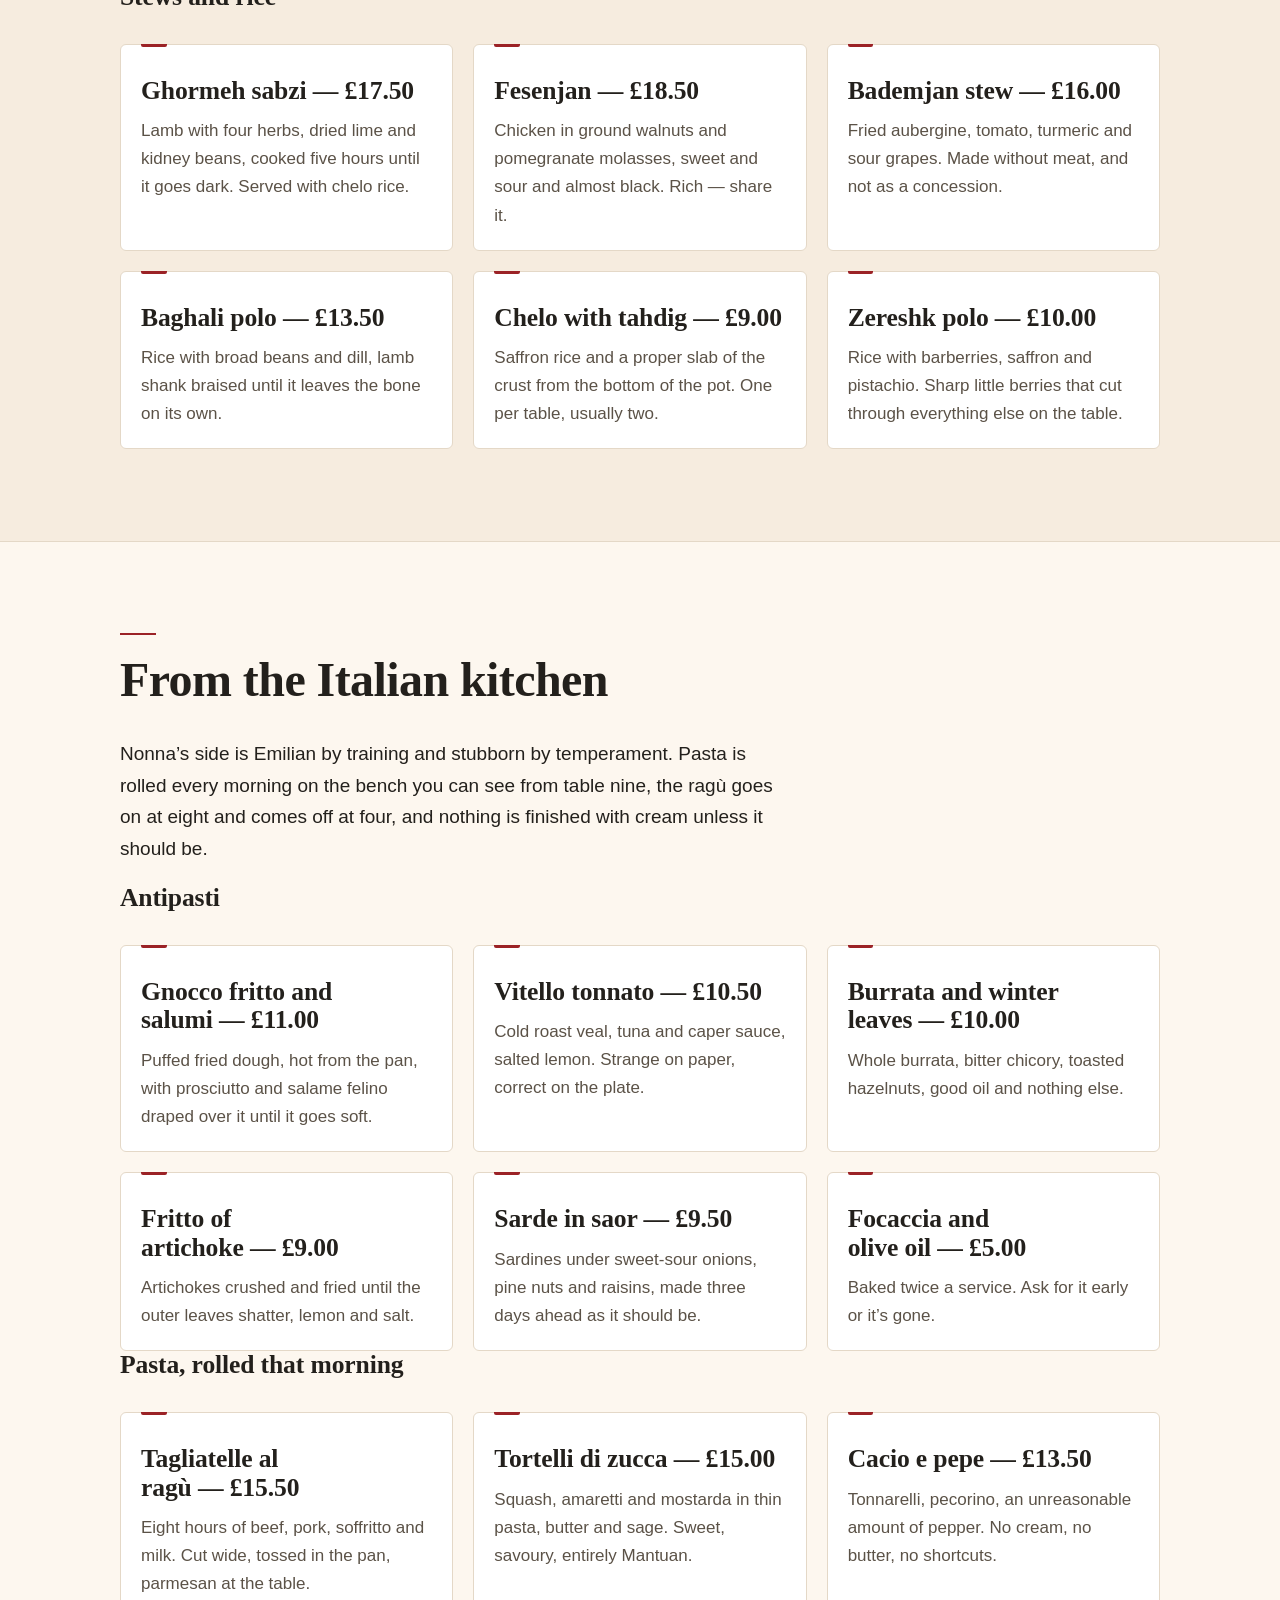
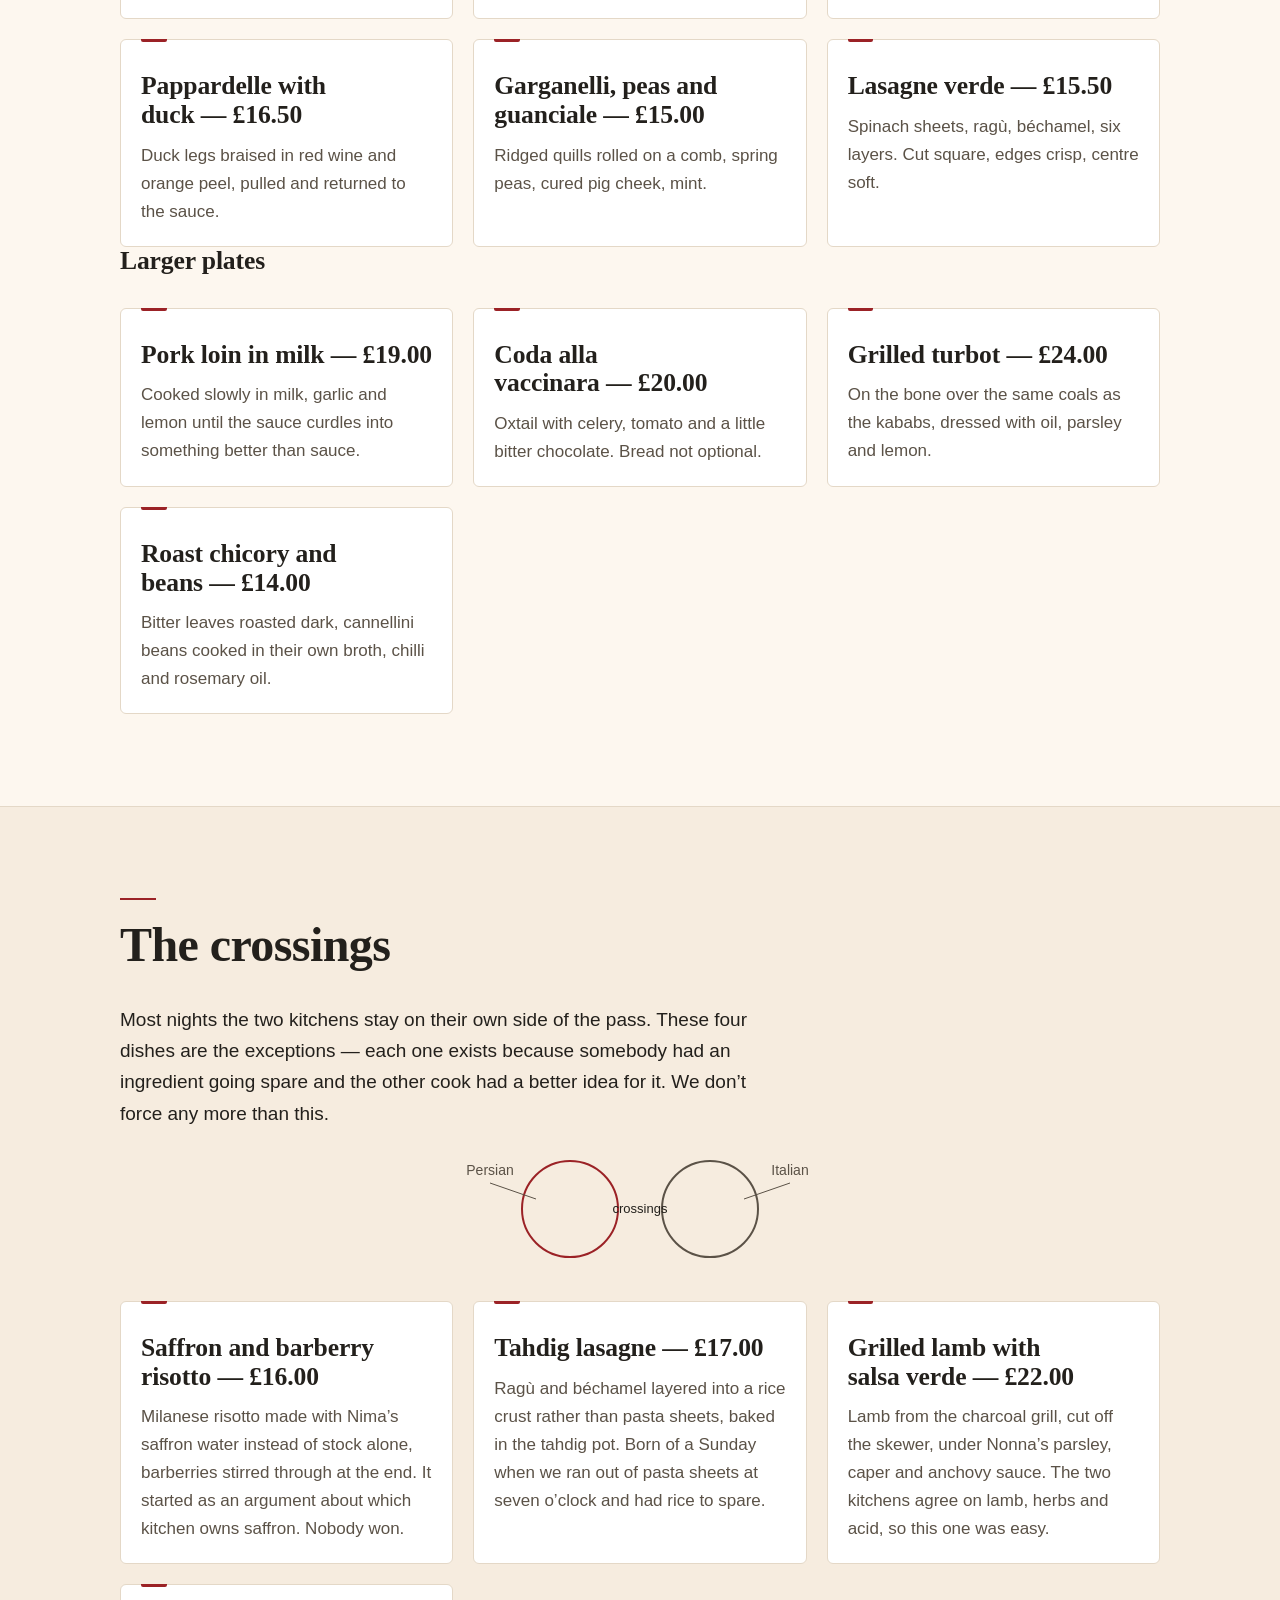
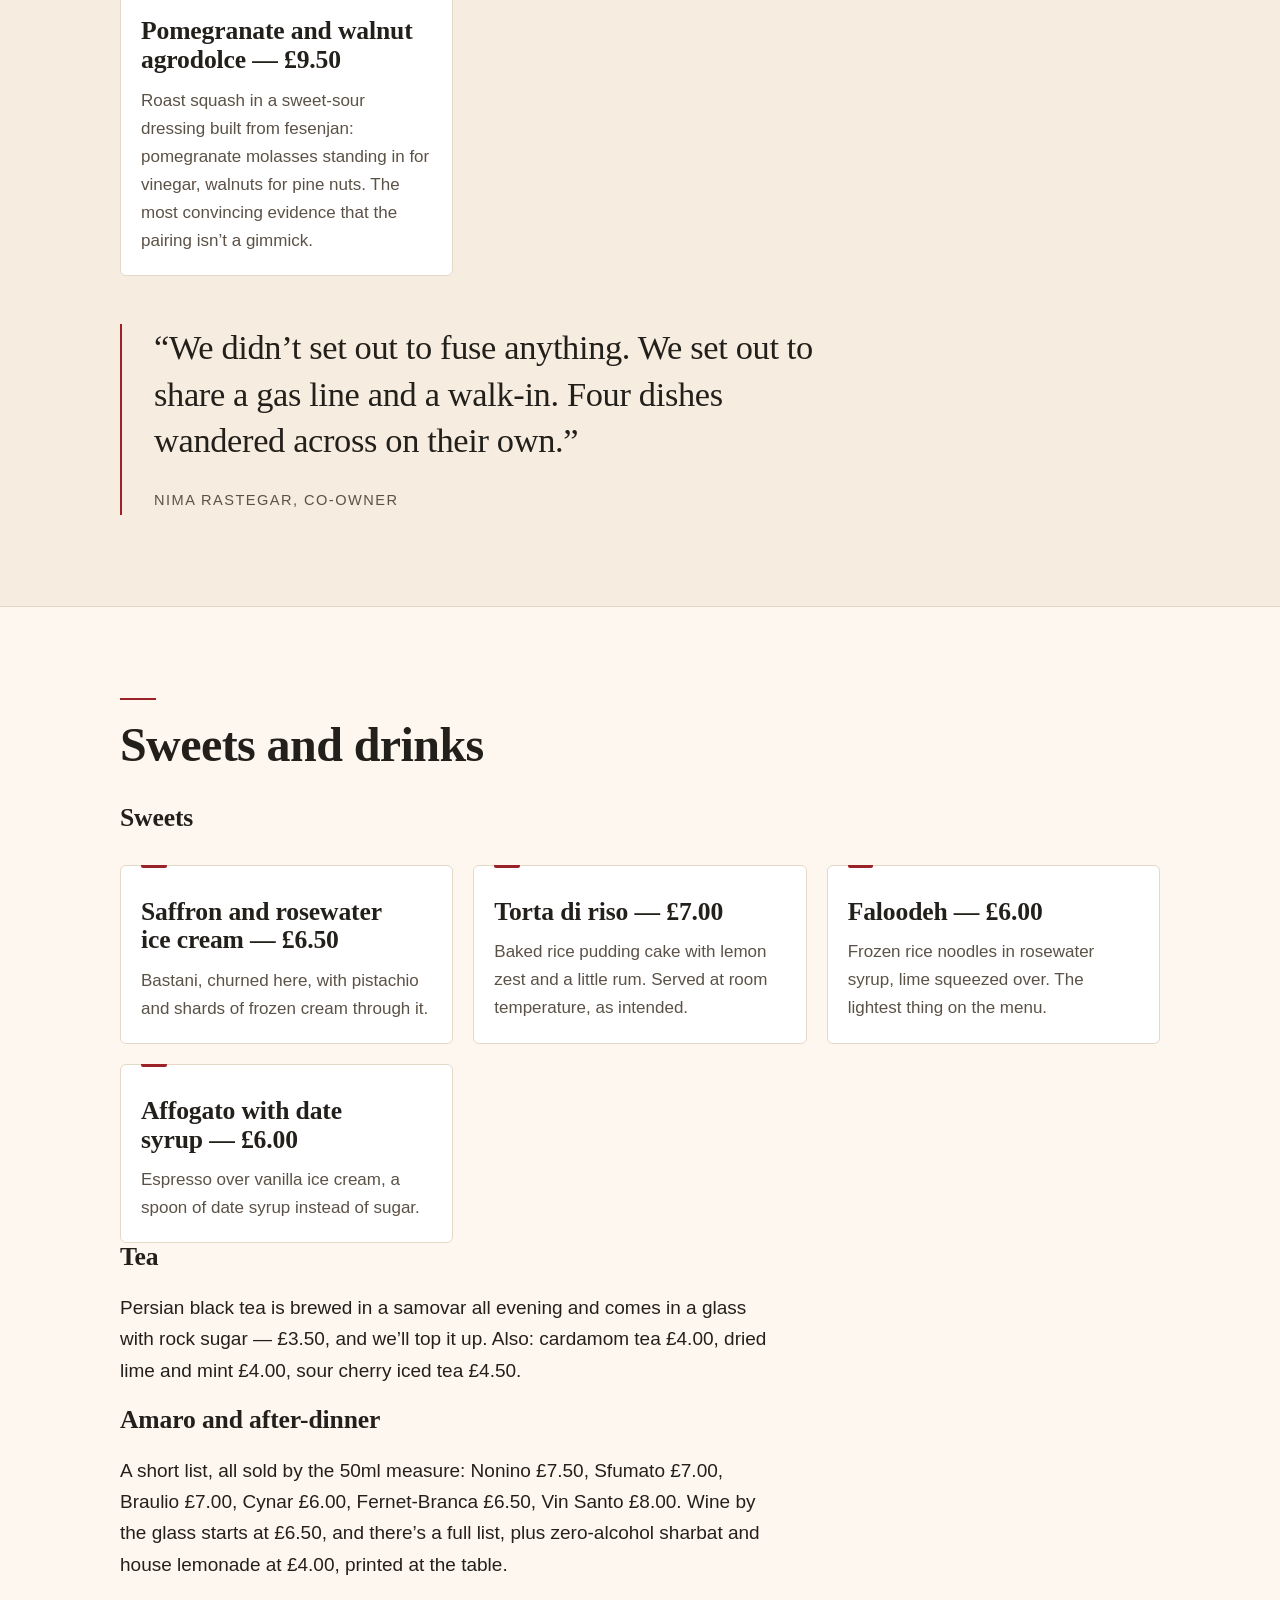
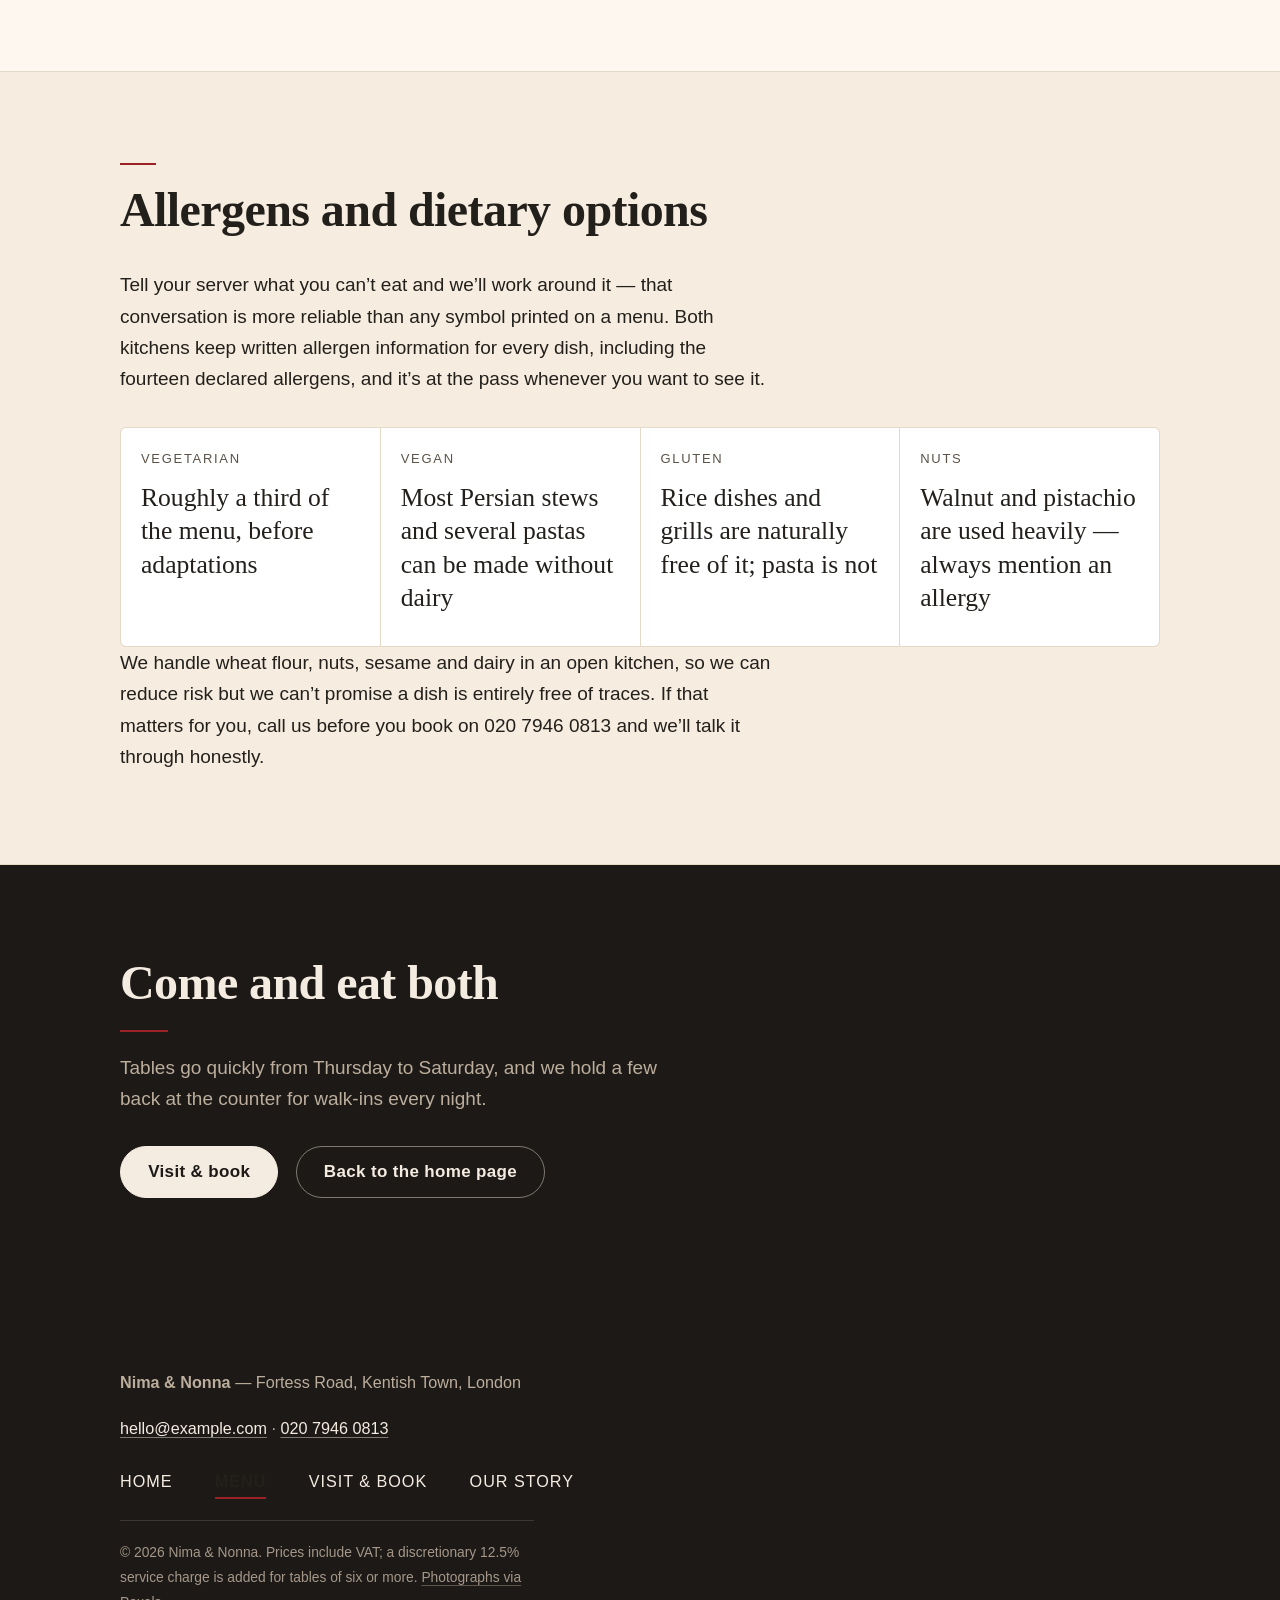
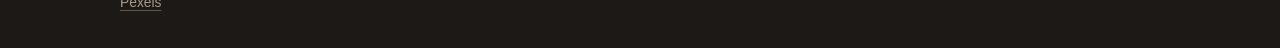
<file: menu.html>
<!DOCTYPE html>
<html lang="en">
<head>
<meta charset="utf-8">
<meta name="viewport" content="width=device-width, initial-scale=1">
<title>Menus — Persian and Italian kitchens | Nima &amp; Nonna</title>
<meta name="description" content="The full Nima &amp; Nonna menu: Persian starters, charcoal grills, stews and rice; Italian antipasti and hand-rolled pasta; plus the few dishes where the two kitchens meet. Prices, sweets, tea, amaro and allergen notes.">
<link rel="icon" href="favicon.svg" type="image/svg+xml">
<link rel="stylesheet" href="assets/styles.css">
</head>
<body>
<header class="site-header">
  <div class="container header-inner">
    <a class="brand" href="index.html">Nima &amp; Nonna</a>
    <nav class="site-nav">
      <a href="index.html">Home</a>
      <a href="menu.html" class="is-current">Menu</a>
      <a href="visit.html">Visit &amp; Book</a>
      <a href="about.html">Our Story</a>
    </nav>
  </div>
</header>

<main>

  <section class="hero">
    <div class="container">
      <h1>The menus</h1>
      <p>Two kitchens, one dining room — Persian and Italian, cooked side by side. Everything below comes out of the same pass, so order across both and let the table sort itself out.</p>
      <p><a class="button button-primary" href="visit.html">Book a table</a> <a class="button button-secondary" href="about.html">Why two kitchens</a></p>
    </div>
  </section>

  <section class="section">
    <div class="container">
      <h2>How to read this menu</h2>
      <p>There is no starter-then-main rule here: order two or three plates per person from either kitchen and we&rsquo;ll send them out as they&rsquo;re ready, in an order that makes sense. Rice, bread and the big grills are built for sharing, so one between two is usually plenty.</p>

      <dl class="facts">
        <div class="fact">
          <dt>Plates per person</dt>
          <dd>Two to three, hungry table or not</dd>
        </div>
        <div class="fact">
          <dt>Service</dt>
          <dd>As dishes are ready, not in courses</dd>
        </div>
        <div class="fact">
          <dt>Set menu for groups</dt>
          <dd>£38 a head, six or more, both kitchens</dd>
        </div>
        <div class="fact">
          <dt>Menu changes</dt>
          <dd>Small edits weekly, bigger ones with the seasons</dd>
        </div>
      </dl>
    </div>
  </section>

  <section class="section section-alt">
    <div class="container">
      <h2>From the Persian kitchen</h2>
      <img src="assets/saffron-rice-tahdig.jpg" alt="A platter of saffron rice with a wedge of golden crisp tahdig lifted onto the top" width="2700" height="2700">
      <p>Nima cooks the way his mother does in Shiraz: herbs by the armful, slow pots that start before lunch, and a charcoal grill that gets lit at four and doesn&rsquo;t go out until close. The tahdig is fought over nightly. We cut it at the table so everyone sees who got what.</p>

      <h3>Starters and small plates</h3>
      <ul class="card-grid">
        <li class="card">
          <h3>Kashk-e bademjan — £8.50</h3>
          <p>Aubergines cooked down until they collapse, whey, fried mint, walnuts, crisp onion. Warm barbari bread to push it around with.</p>
        </li>
        <li class="card">
          <h3>Mast-o khiar — £6.50</h3>
          <p>Thick strained yoghurt, cucumber, dried rose and mint, a scatter of raisins. The cold thing the grill needs next to it.</p>
        </li>
        <li class="card">
          <h3>Sabzi khordan — £7.00</h3>
          <p>A plate of raw herbs, radishes, walnuts, feta and bread. Not a garnish. Eat it between bites all evening.</p>
        </li>
        <li class="card">
          <h3>Ash-e reshteh — £9.00</h3>
          <p>Green herb and noodle soup with chickpeas and beans, finished with kashk and burnt mint. A bowl, not a cup.</p>
        </li>
        <li class="card">
          <h3>Mirza ghasemi — £8.00</h3>
          <p>Smoked aubergine, garlic, tomato and egg from the north of Iran. Smoky enough that people ask what&rsquo;s in it.</p>
        </li>
        <li class="card">
          <h3>Olivieh — £7.50</h3>
          <p>Chicken, potato and pickle salad bound with our own mayonnaise. Old-fashioned, and we make no apology for it.</p>
        </li>
      </ul>

      <h3>From the charcoal grill</h3>
      <p>All skewers come with saffron rice or bread, grilled tomato, sumac and raw onion. Add a wedge of tahdig to any of them for £4.00.</p>
      <ul class="card-grid">
        <li class="card">
          <h3>Kabab koobideh — £16.50</h3>
          <p>Two skewers of minced lamb and beef with grated onion, worked by hand until it clings to the skewer. The house benchmark.</p>
        </li>
        <li class="card">
          <h3>Joojeh kabab — £17.00</h3>
          <p>Chicken thigh in saffron, lemon and onion overnight, grilled hard so the edges char and the middle stays loose.</p>
        </li>
        <li class="card">
          <h3>Barg — £21.00</h3>
          <p>Lamb fillet flattened thin, marinated in onion juice and saffron. Cooked pink unless you tell us otherwise.</p>
        </li>
        <li class="card">
          <h3>Grilled bream — £19.50</h3>
          <p>Whole fish stuffed with herbs and barberries, turned once over the coals, lemon at the table.</p>
        </li>
        <li class="card">
          <h3>Vegetable skewers — £14.00</h3>
          <p>Aubergine, peppers, onion and halloumi over charcoal, saffron butter, pomegranate molasses.</p>
        </li>
      </ul>

      <h3>Stews and rice</h3>
      <ul class="card-grid">
        <li class="card">
          <h3>Ghormeh sabzi — £17.50</h3>
          <p>Lamb with four herbs, dried lime and kidney beans, cooked five hours until it goes dark. Served with chelo rice.</p>
        </li>
        <li class="card">
          <h3>Fesenjan — £18.50</h3>
          <p>Chicken in ground walnuts and pomegranate molasses, sweet and sour and almost black. Rich — share it.</p>
        </li>
        <li class="card">
          <h3>Bademjan stew — £16.00</h3>
          <p>Fried aubergine, tomato, turmeric and sour grapes. Made without meat, and not as a concession.</p>
        </li>
        <li class="card">
          <h3>Baghali polo — £13.50</h3>
          <p>Rice with broad beans and dill, lamb shank braised until it leaves the bone on its own.</p>
        </li>
        <li class="card">
          <h3>Chelo with tahdig — £9.00</h3>
          <p>Saffron rice and a proper slab of the crust from the bottom of the pot. One per table, usually two.</p>
        </li>
        <li class="card">
          <h3>Zereshk polo — £10.00</h3>
          <p>Rice with barberries, saffron and pistachio. Sharp little berries that cut through everything else on the table.</p>
        </li>
      </ul>
    </div>
  </section>

  <section class="section">
    <div class="container">
      <h2>From the Italian kitchen</h2>
      <p>Nonna&rsquo;s side is Emilian by training and stubborn by temperament. Pasta is rolled every morning on the bench you can see from table nine, the ragù goes on at eight and comes off at four, and nothing is finished with cream unless it should be.</p>

      <h3>Antipasti</h3>
      <ul class="card-grid">
        <li class="card">
          <h3>Gnocco fritto and salumi — £11.00</h3>
          <p>Puffed fried dough, hot from the pan, with prosciutto and salame felino draped over it until it goes soft.</p>
        </li>
        <li class="card">
          <h3>Vitello tonnato — £10.50</h3>
          <p>Cold roast veal, tuna and caper sauce, salted lemon. Strange on paper, correct on the plate.</p>
        </li>
        <li class="card">
          <h3>Burrata and winter leaves — £10.00</h3>
          <p>Whole burrata, bitter chicory, toasted hazelnuts, good oil and nothing else.</p>
        </li>
        <li class="card">
          <h3>Fritto of artichoke — £9.00</h3>
          <p>Artichokes crushed and fried until the outer leaves shatter, lemon and salt.</p>
        </li>
        <li class="card">
          <h3>Sarde in saor — £9.50</h3>
          <p>Sardines under sweet-sour onions, pine nuts and raisins, made three days ahead as it should be.</p>
        </li>
        <li class="card">
          <h3>Focaccia and olive oil — £5.00</h3>
          <p>Baked twice a service. Ask for it early or it&rsquo;s gone.</p>
        </li>
      </ul>

      <h3>Pasta, rolled that morning</h3>
      <ul class="card-grid">
        <li class="card">
          <h3>Tagliatelle al ragù — £15.50</h3>
          <p>Eight hours of beef, pork, soffritto and milk. Cut wide, tossed in the pan, parmesan at the table.</p>
        </li>
        <li class="card">
          <h3>Tortelli di zucca — £15.00</h3>
          <p>Squash, amaretti and mostarda in thin pasta, butter and sage. Sweet, savoury, entirely Mantuan.</p>
        </li>
        <li class="card">
          <h3>Cacio e pepe — £13.50</h3>
          <p>Tonnarelli, pecorino, an unreasonable amount of pepper. No cream, no butter, no shortcuts.</p>
        </li>
        <li class="card">
          <h3>Pappardelle with duck — £16.50</h3>
          <p>Duck legs braised in red wine and orange peel, pulled and returned to the sauce.</p>
        </li>
        <li class="card">
          <h3>Garganelli, peas and guanciale — £15.00</h3>
          <p>Ridged quills rolled on a comb, spring peas, cured pig cheek, mint.</p>
        </li>
        <li class="card">
          <h3>Lasagne verde — £15.50</h3>
          <p>Spinach sheets, ragù, béchamel, six layers. Cut square, edges crisp, centre soft.</p>
        </li>
      </ul>

      <h3>Larger plates</h3>
      <ul class="card-grid">
        <li class="card">
          <h3>Pork loin in milk — £19.00</h3>
          <p>Cooked slowly in milk, garlic and lemon until the sauce curdles into something better than sauce.</p>
        </li>
        <li class="card">
          <h3>Coda alla vaccinara — £20.00</h3>
          <p>Oxtail with celery, tomato and a little bitter chocolate. Bread not optional.</p>
        </li>
        <li class="card">
          <h3>Grilled turbot — £24.00</h3>
          <p>On the bone over the same coals as the kababs, dressed with oil, parsley and lemon.</p>
        </li>
        <li class="card">
          <h3>Roast chicory and beans — £14.00</h3>
          <p>Bitter leaves roasted dark, cannellini beans cooked in their own broth, chilli and rosemary oil.</p>
        </li>
      </ul>
    </div>
  </section>

  <section class="section section-alt">
    <div class="container">
      <h2>The crossings</h2>
      <p>Most nights the two kitchens stay on their own side of the pass. These four dishes are the exceptions — each one exists because somebody had an ingredient going spare and the other cook had a better idea for it. We don&rsquo;t force any more than this.</p>

      <svg width="100%" height="120" viewBox="0 0 600 120" role="img" aria-labelledby="crossing-title crossing-desc">
        <title id="crossing-title">Diagram of the two kitchens meeting</title>
        <desc id="crossing-desc">Two labelled arcs, one marked Persian and one marked Italian, overlapping in the middle at a point marked The crossings.</desc>
        <circle cx="230" cy="60" r="48" fill="none" stroke="#9B2226" stroke-width="2"></circle>
        <circle cx="370" cy="60" r="48" fill="none" stroke="#5B5247" stroke-width="2"></circle>
        <text x="150" y="26" font-size="14" fill="#5B5247" text-anchor="middle">Persian</text>
        <text x="450" y="26" font-size="14" fill="#5B5247" text-anchor="middle">Italian</text>
        <text x="300" y="64" font-size="13" fill="#23201C" text-anchor="middle">crossings</text>
        <line x1="150" y1="34" x2="196" y2="50" stroke="#5B5247" stroke-width="1"></line>
        <line x1="450" y1="34" x2="404" y2="50" stroke="#5B5247" stroke-width="1"></line>
      </svg>

      <ul class="card-grid">
        <li class="card">
          <h3>Saffron and barberry risotto — £16.00</h3>
          <p>Milanese risotto made with Nima&rsquo;s saffron water instead of stock alone, barberries stirred through at the end. It started as an argument about which kitchen owns saffron. Nobody won.</p>
        </li>
        <li class="card">
          <h3>Tahdig lasagne — £17.00</h3>
          <p>Ragù and béchamel layered into a rice crust rather than pasta sheets, baked in the tahdig pot. Born of a Sunday when we ran out of pasta sheets at seven o&rsquo;clock and had rice to spare.</p>
        </li>
        <li class="card">
          <h3>Grilled lamb with salsa verde — £22.00</h3>
          <p>Lamb from the charcoal grill, cut off the skewer, under Nonna&rsquo;s parsley, caper and anchovy sauce. The two kitchens agree on lamb, herbs and acid, so this one was easy.</p>
        </li>
        <li class="card">
          <h3>Pomegranate and walnut agrodolce — £9.50</h3>
          <p>Roast squash in a sweet-sour dressing built from fesenjan: pomegranate molasses standing in for vinegar, walnuts for pine nuts. The most convincing evidence that the pairing isn&rsquo;t a gimmick.</p>
        </li>
      </ul>

      <blockquote class="quote">
        <p>We didn&rsquo;t set out to fuse anything. We set out to share a gas line and a walk-in. Four dishes wandered across on their own.</p>
        <cite>Nima Rastegar, co-owner</cite>
      </blockquote>
    </div>
  </section>

  <section class="section">
    <div class="container">
      <h2>Sweets and drinks</h2>

      <h3>Sweets</h3>
      <ul class="card-grid">
        <li class="card">
          <h3>Saffron and rosewater ice cream — £6.50</h3>
          <p>Bastani, churned here, with pistachio and shards of frozen cream through it.</p>
        </li>
        <li class="card">
          <h3>Torta di riso — £7.00</h3>
          <p>Baked rice pudding cake with lemon zest and a little rum. Served at room temperature, as intended.</p>
        </li>
        <li class="card">
          <h3>Faloodeh — £6.00</h3>
          <p>Frozen rice noodles in rosewater syrup, lime squeezed over. The lightest thing on the menu.</p>
        </li>
        <li class="card">
          <h3>Affogato with date syrup — £6.00</h3>
          <p>Espresso over vanilla ice cream, a spoon of date syrup instead of sugar.</p>
        </li>
      </ul>

      <h3>Tea</h3>
      <p>Persian black tea is brewed in a samovar all evening and comes in a glass with rock sugar — £3.50, and we&rsquo;ll top it up. Also: cardamom tea £4.00, dried lime and mint £4.00, sour cherry iced tea £4.50.</p>

      <h3>Amaro and after-dinner</h3>
      <p>A short list, all sold by the 50ml measure: Nonino £7.50, Sfumato £7.00, Braulio £7.00, Cynar £6.00, Fernet-Branca £6.50, Vin Santo £8.00. Wine by the glass starts at £6.50, and there&rsquo;s a full list, plus zero-alcohol sharbat and house lemonade at £4.00, printed at the table.</p>
    </div>
  </section>

  <section class="section section-alt">
    <div class="container">
      <h2>Allergens and dietary options</h2>
      <p>Tell your server what you can&rsquo;t eat and we&rsquo;ll work around it — that conversation is more reliable than any symbol printed on a menu. Both kitchens keep written allergen information for every dish, including the fourteen declared allergens, and it&rsquo;s at the pass whenever you want to see it.</p>
      <dl class="facts">
        <div class="fact">
          <dt>Vegetarian</dt>
          <dd>Roughly a third of the menu, before adaptations</dd>
        </div>
        <div class="fact">
          <dt>Vegan</dt>
          <dd>Most Persian stews and several pastas can be made without dairy</dd>
        </div>
        <div class="fact">
          <dt>Gluten</dt>
          <dd>Rice dishes and grills are naturally free of it; pasta is not</dd>
        </div>
        <div class="fact">
          <dt>Nuts</dt>
          <dd>Walnut and pistachio are used heavily — always mention an allergy</dd>
        </div>
      </dl>
      <p>We handle wheat flour, nuts, sesame and dairy in an open kitchen, so we can reduce risk but we can&rsquo;t promise a dish is entirely free of traces. If that matters for you, call us before you book on 020 7946 0813 and we&rsquo;ll talk it through honestly.</p>
    </div>
  </section>

  <section class="cta">
    <div class="container">
      <h2>Come and eat both</h2>
      <p>Tables go quickly from Thursday to Saturday, and we hold a few back at the counter for walk-ins every night.</p>
      <p><a class="button button-primary" href="visit.html">Visit &amp; book</a> <a class="button button-secondary" href="index.html">Back to the home page</a></p>
    </div>
  </section>

</main>

<footer class="site-footer">
  <div class="container">
    <p><strong>Nima &amp; Nonna</strong> — Fortess Road, Kentish Town, London</p>
    <p><a href="mailto:hello@example.com">hello@example.com</a> · <a href="tel:+442079460813">020 7946 0813</a></p>
    <nav class="site-nav">
      <a href="index.html">Home</a>
      <a href="menu.html" class="is-current">Menu</a>
      <a href="visit.html">Visit &amp; Book</a>
      <a href="about.html">Our Story</a>
    </nav>
    <p><small>© 2026 Nima &amp; Nonna. Prices include VAT; a discretionary 12.5% service charge is added for tables of six or more. <a href="https://www.pexels.com">Photographs via Pexels</a></small></p>
  </div>
</footer>
</body>
</html>
</file>
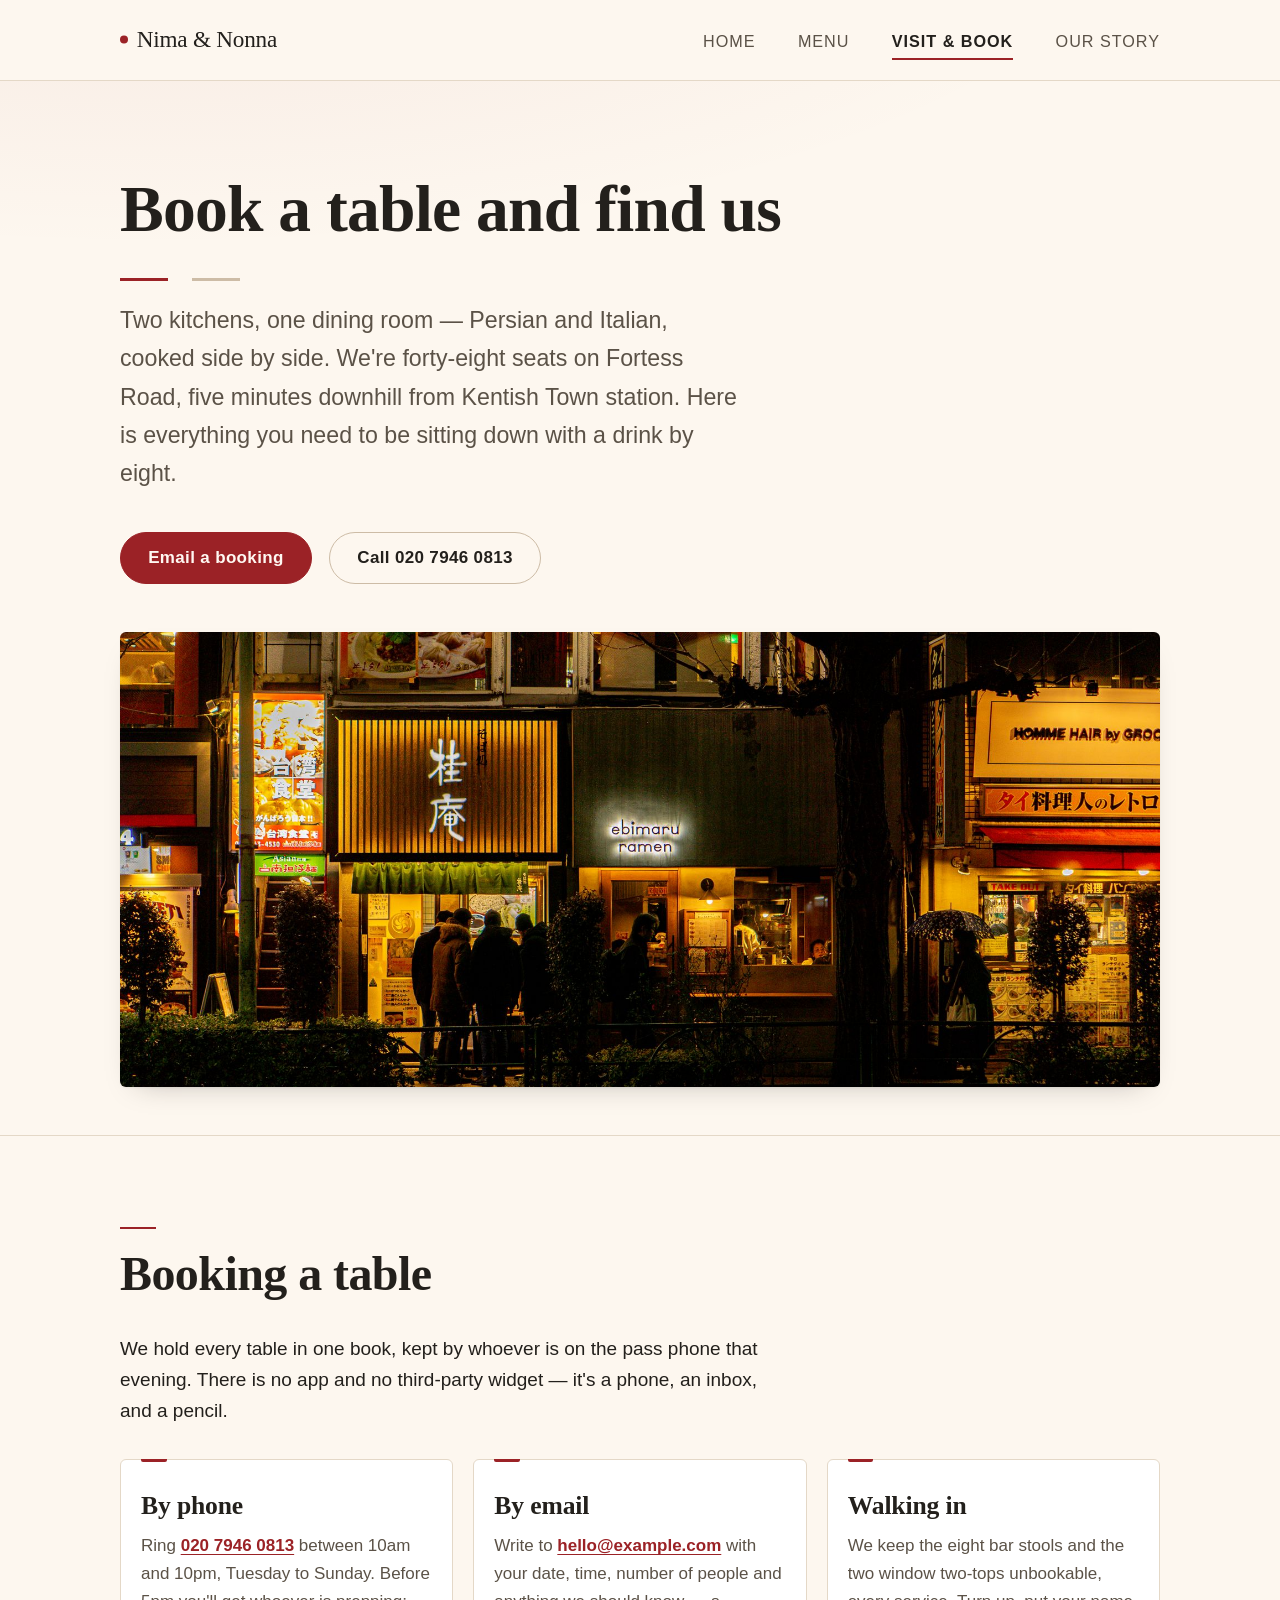
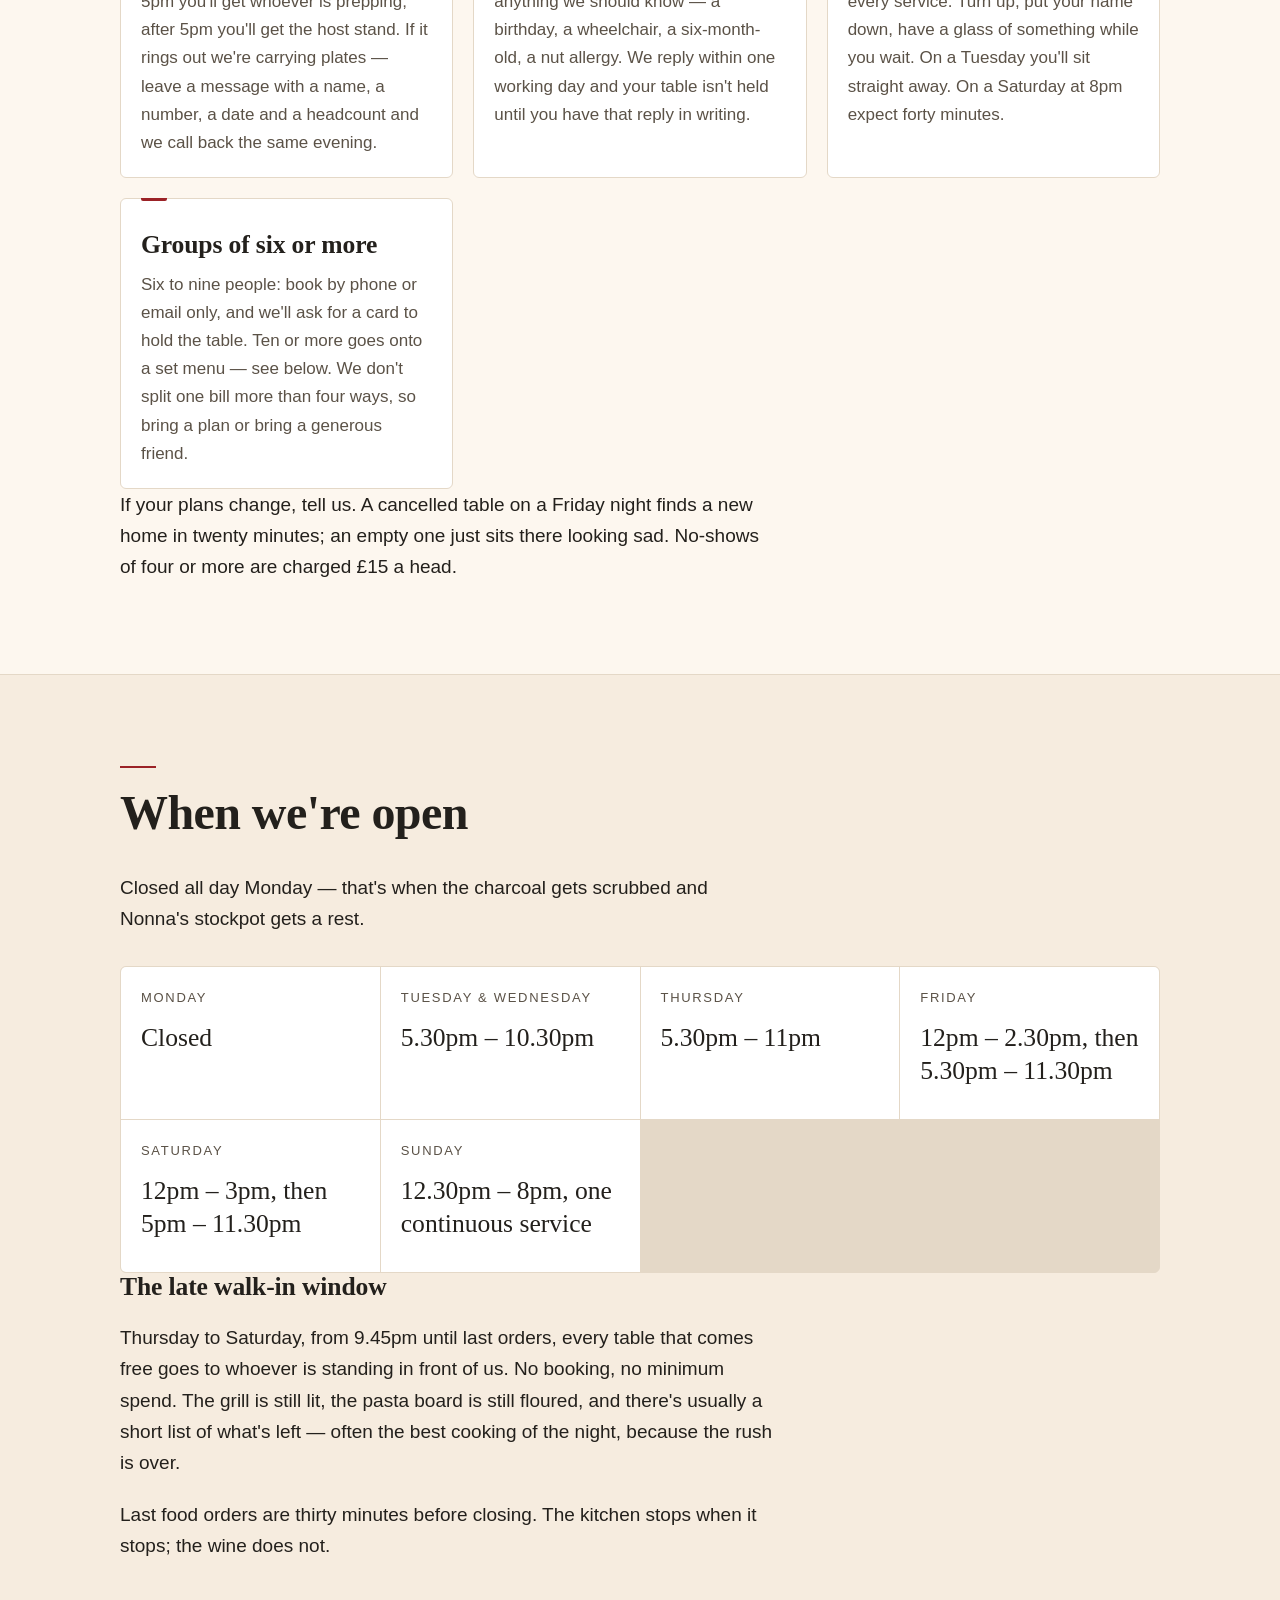
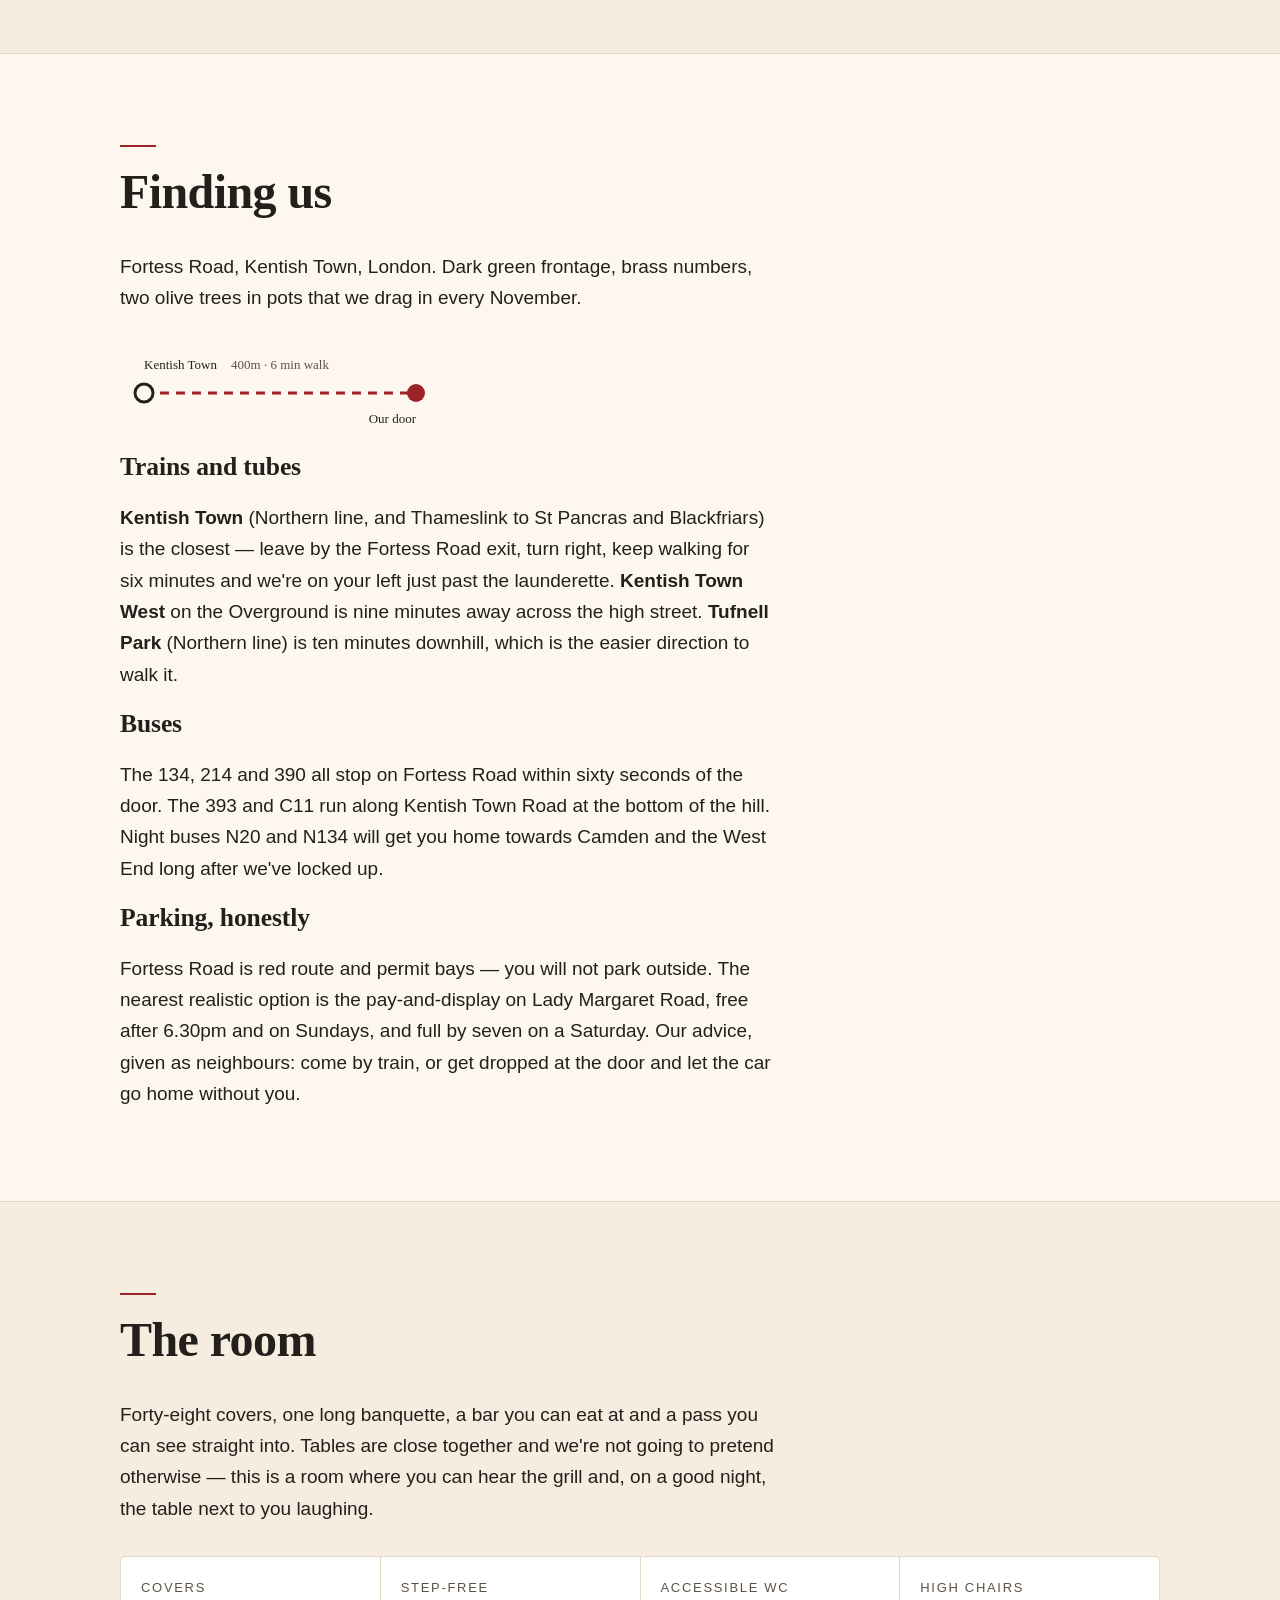
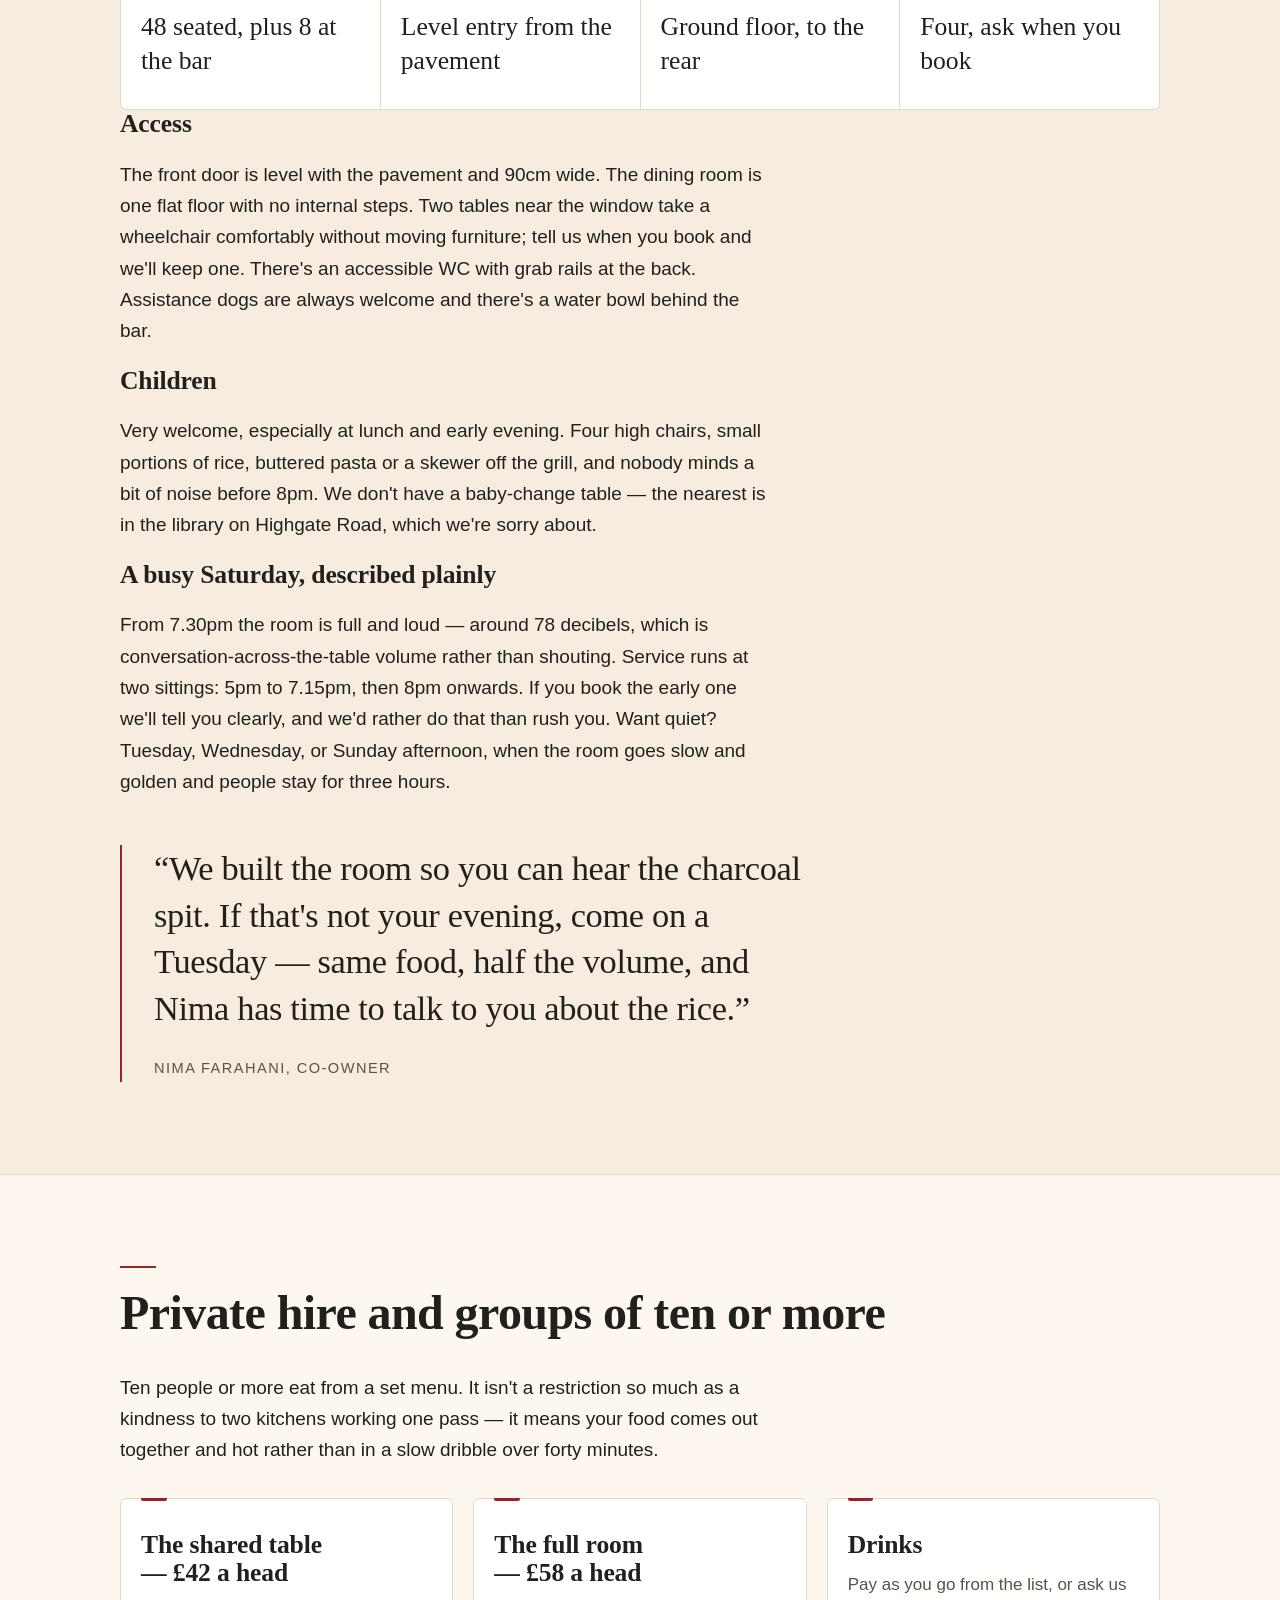
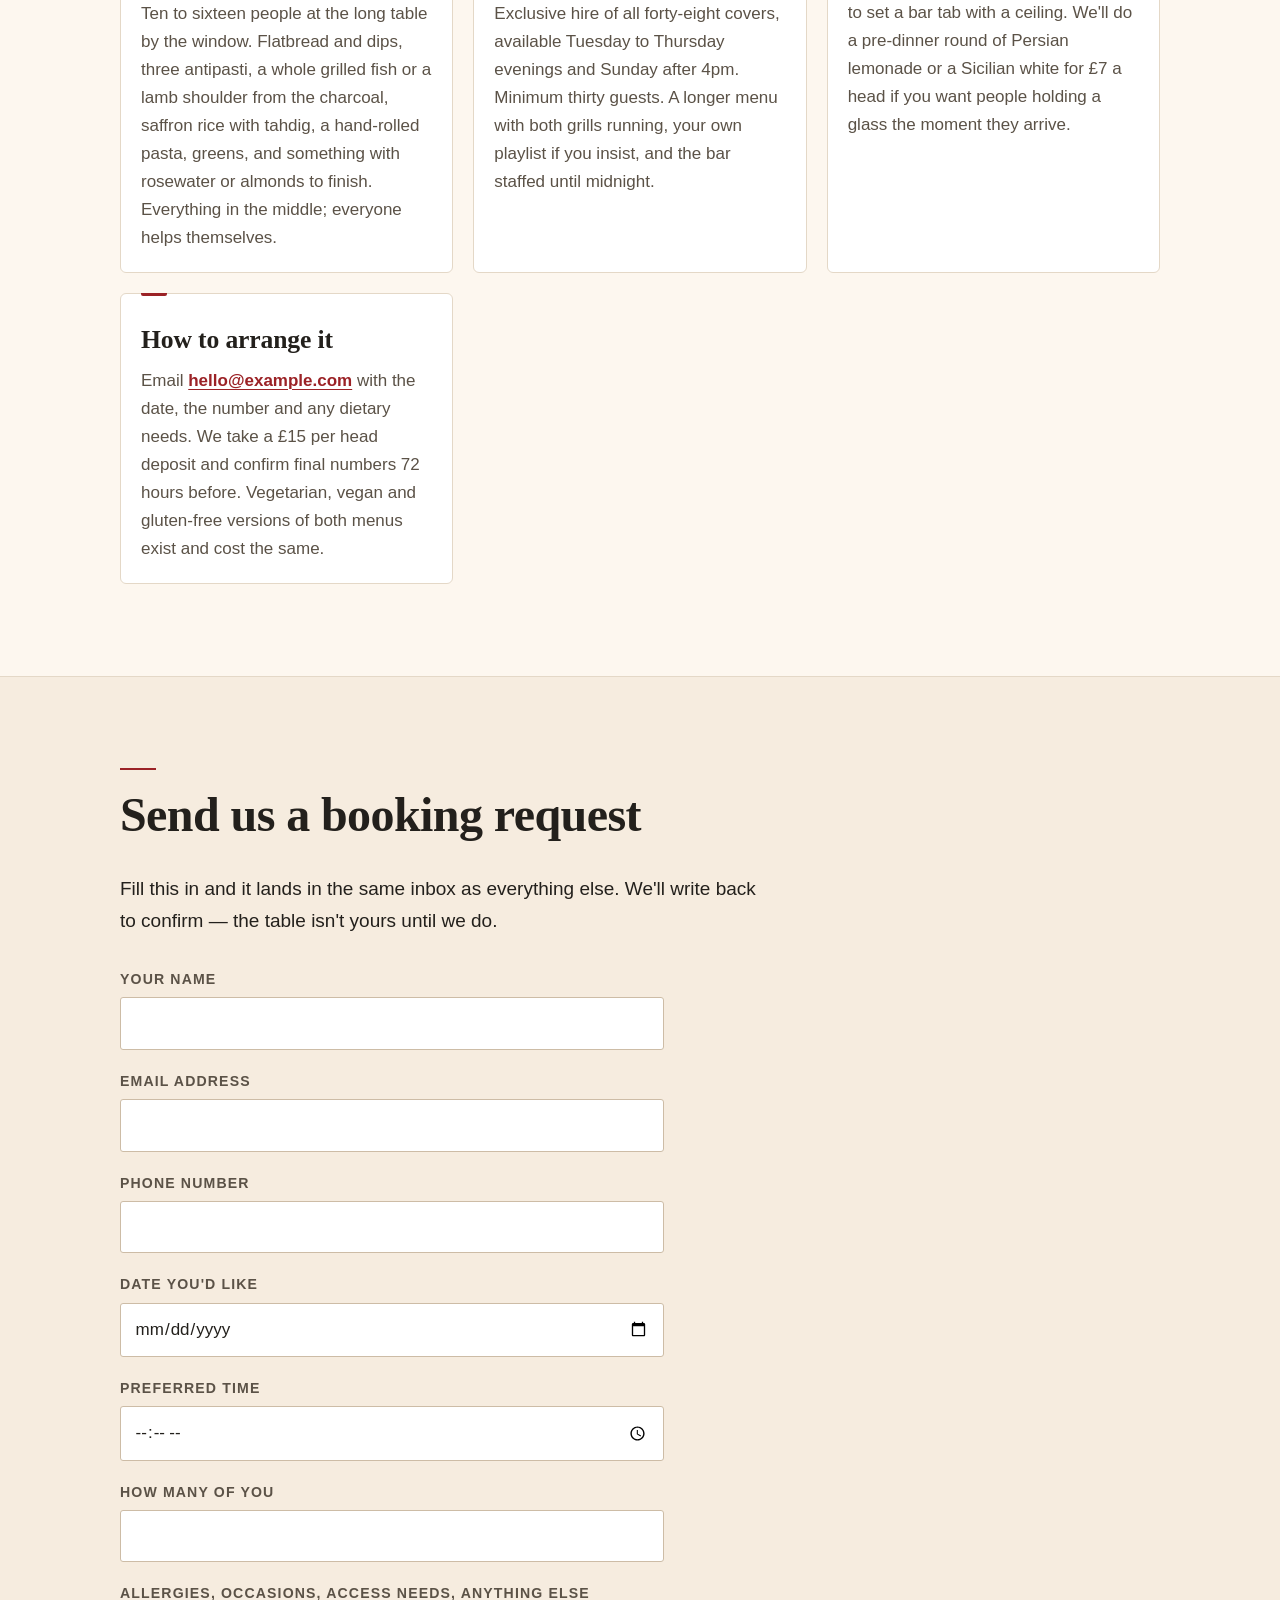
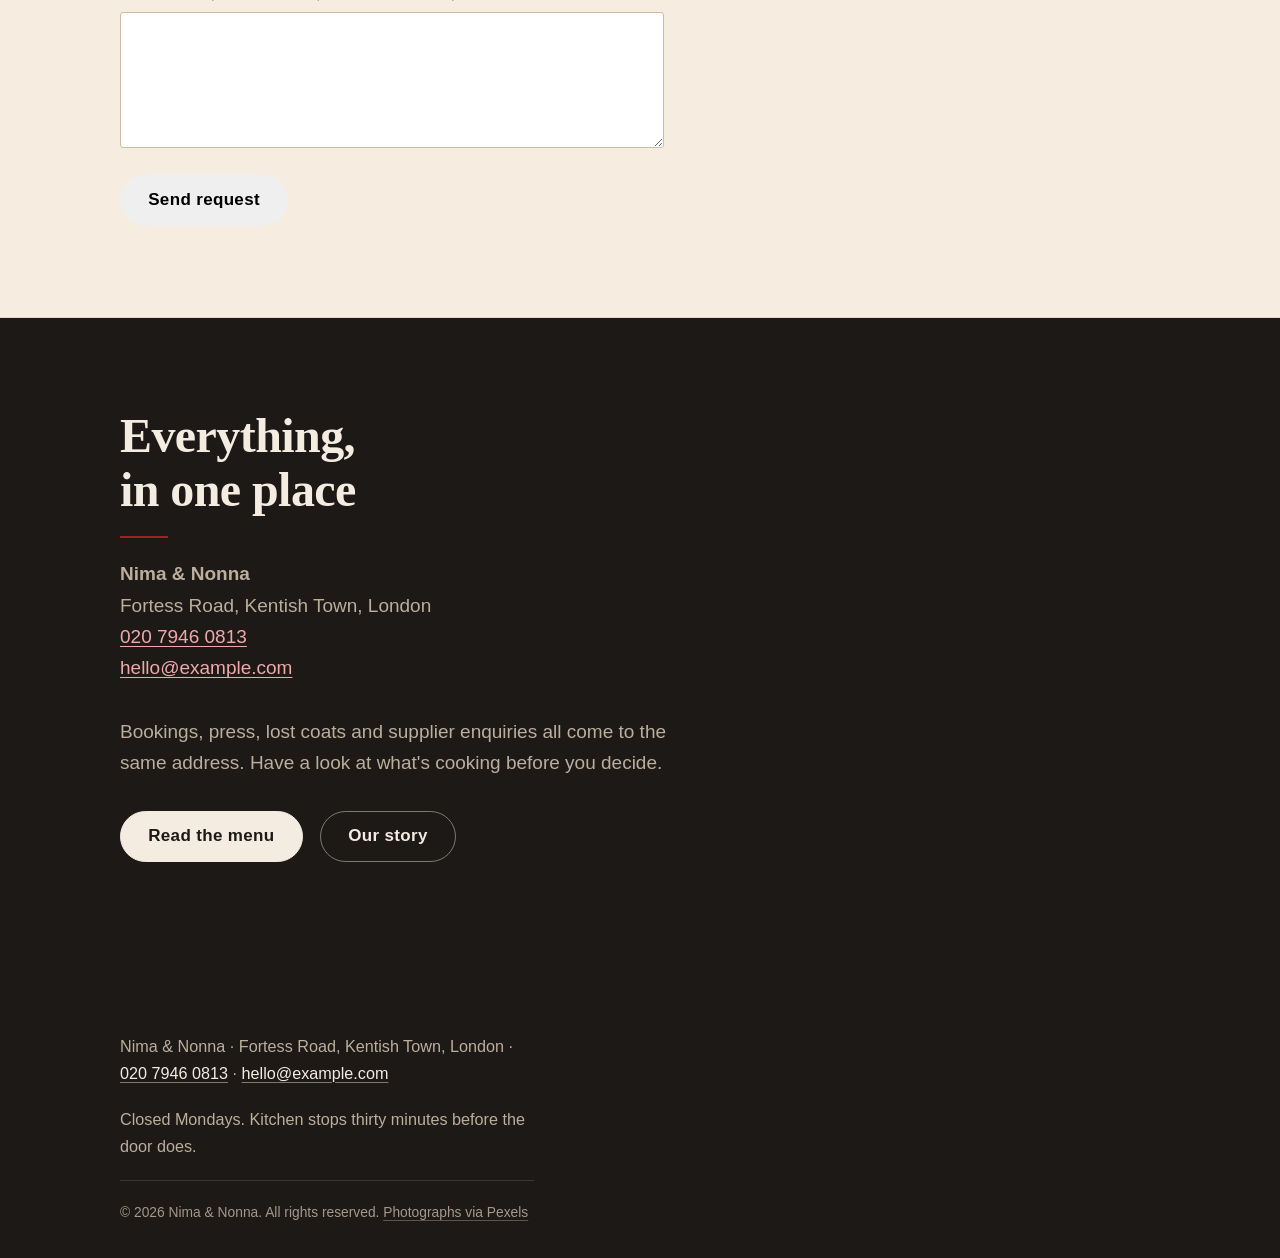
<file: visit.html>
<!DOCTYPE html>
<html lang="en">
<head>
<meta charset="utf-8">
<meta name="viewport" content="width=device-width, initial-scale=1">
<title>Book a table and find us | Nima &amp; Nonna</title>
<meta name="description" content="Book a table at Nima &amp; Nonna in Kentish Town: opening hours, the late walk-in window, how to find us from Kentish Town station, accessibility, and set menus for groups of ten or more.">
<link rel="icon" href="favicon.svg" type="image/svg+xml">
<link rel="stylesheet" href="assets/styles.css">
</head>
<body>
<header class="site-header">
  <div class="container header-inner">
    <a class="brand" href="index.html">Nima &amp; Nonna</a>
    <nav class="site-nav">
      <a href="index.html">Home</a>
      <a href="menu.html">Menu</a>
      <a href="visit.html" class="is-current">Visit &amp; Book</a>
      <a href="about.html">Our Story</a>
    </nav>
  </div>
</header>

<main>

  <section class="hero">
    <div class="container">
      <h1>Book a table and find us</h1>
      <p>Two kitchens, one dining room — Persian and Italian, cooked side by side. We're forty-eight seats on Fortess Road, five minutes downhill from Kentish Town station. Here is everything you need to be sitting down with a drink by eight.</p>
      <p>
        <a class="button button-primary" href="mailto:hello@example.com">Email a booking</a>
        <a class="button button-secondary" href="tel:+442079460813">Call 020 7946 0813</a>
      </p>
      <img src="assets/restaurant-front-night.jpg" width="5848" height="3899" alt="The lit shopfront of Nima &amp; Nonna on Fortess Road at night, with a dark painted facade and warm light through the window">
    </div>
  </section>

  <section class="section">
    <div class="container">
      <h2>Booking a table</h2>
      <p>We hold every table in one book, kept by whoever is on the pass phone that evening. There is no app and no third-party widget — it's a phone, an inbox, and a pencil.</p>
      <ul class="card-grid">
        <li class="card">
          <h3>By phone</h3>
          <p>Ring <a href="tel:+442079460813">020 7946 0813</a> between 10am and 10pm, Tuesday to Sunday. Before 5pm you'll get whoever is prepping; after 5pm you'll get the host stand. If it rings out we're carrying plates — leave a message with a name, a number, a date and a headcount and we call back the same evening.</p>
        </li>
        <li class="card">
          <h3>By email</h3>
          <p>Write to <a href="mailto:hello@example.com">hello@example.com</a> with your date, time, number of people and anything we should know — a birthday, a wheelchair, a six-month-old, a nut allergy. We reply within one working day and your table isn't held until you have that reply in writing.</p>
        </li>
        <li class="card">
          <h3>Walking in</h3>
          <p>We keep the eight bar stools and the two window two-tops unbookable, every service. Turn up, put your name down, have a glass of something while you wait. On a Tuesday you'll sit straight away. On a Saturday at 8pm expect forty minutes.</p>
        </li>
        <li class="card">
          <h3>Groups of six or more</h3>
          <p>Six to nine people: book by phone or email only, and we'll ask for a card to hold the table. Ten or more goes onto a set menu — see below. We don't split one bill more than four ways, so bring a plan or bring a generous friend.</p>
        </li>
      </ul>
      <p>If your plans change, tell us. A cancelled table on a Friday night finds a new home in twenty minutes; an empty one just sits there looking sad. No-shows of four or more are charged £15 a head.</p>
    </div>
  </section>

  <section class="section section-alt">
    <div class="container">
      <h2>When we're open</h2>
      <p>Closed all day Monday — that's when the charcoal gets scrubbed and Nonna's stockpot gets a rest.</p>
      <dl class="facts">
        <div class="fact"><dt>Monday</dt><dd>Closed</dd></div>
        <div class="fact"><dt>Tuesday &amp; Wednesday</dt><dd>5.30pm – 10.30pm</dd></div>
        <div class="fact"><dt>Thursday</dt><dd>5.30pm – 11pm</dd></div>
        <div class="fact"><dt>Friday</dt><dd>12pm – 2.30pm, then 5.30pm – 11.30pm</dd></div>
        <div class="fact"><dt>Saturday</dt><dd>12pm – 3pm, then 5pm – 11.30pm</dd></div>
        <div class="fact"><dt>Sunday</dt><dd>12.30pm – 8pm, one continuous service</dd></div>
      </dl>
      <h3>The late walk-in window</h3>
      <p>Thursday to Saturday, from 9.45pm until last orders, every table that comes free goes to whoever is standing in front of us. No booking, no minimum spend. The grill is still lit, the pasta board is still floured, and there's usually a short list of what's left — often the best cooking of the night, because the rush is over.</p>
      <p>Last food orders are thirty minutes before closing. The kitchen stops when it stops; the wine does not.</p>
    </div>
  </section>

  <section class="section">
    <div class="container">
      <h2>Finding us</h2>
      <p>Fortess Road, Kentish Town, London. Dark green frontage, brass numbers, two olive trees in pots that we drag in every November.</p>
      <svg viewBox="0 0 320 120" width="320" height="120" role="img" aria-labelledby="walkTitle walkDesc">
        <title id="walkTitle">Walking route from Kentish Town station to Nima &amp; Nonna</title>
        <desc id="walkDesc">A simple line diagram: Kentish Town station, then 400 metres along Fortess Road, arriving at Nima and Nonna after about six minutes on foot.</desc>
        <line x1="24" y1="60" x2="296" y2="60" stroke="#9B2226" stroke-width="3" stroke-dasharray="9 7"></line>
        <circle cx="24" cy="60" r="9" fill="#FDF7EF" stroke="#23201C" stroke-width="3"></circle>
        <circle cx="296" cy="60" r="9" fill="#9B2226"></circle>
        <text x="24" y="36" text-anchor="start" font-family="Georgia, serif" font-size="13" fill="#23201C">Kentish Town</text>
        <text x="160" y="36" text-anchor="middle" font-family="Georgia, serif" font-size="13" fill="#5B5247">400m · 6 min walk</text>
        <text x="296" y="90" text-anchor="end" font-family="Georgia, serif" font-size="13" fill="#23201C">Our door</text>
      </svg>
      <h3>Trains and tubes</h3>
      <p><strong>Kentish Town</strong> (Northern line, and Thameslink to St Pancras and Blackfriars) is the closest — leave by the Fortess Road exit, turn right, keep walking for six minutes and we're on your left just past the launderette. <strong>Kentish Town West</strong> on the Overground is nine minutes away across the high street. <strong>Tufnell Park</strong> (Northern line) is ten minutes downhill, which is the easier direction to walk it.</p>
      <h3>Buses</h3>
      <p>The 134, 214 and 390 all stop on Fortess Road within sixty seconds of the door. The 393 and C11 run along Kentish Town Road at the bottom of the hill. Night buses N20 and N134 will get you home towards Camden and the West End long after we've locked up.</p>
      <h3>Parking, honestly</h3>
      <p>Fortess Road is red route and permit bays — you will not park outside. The nearest realistic option is the pay-and-display on Lady Margaret Road, free after 6.30pm and on Sundays, and full by seven on a Saturday. Our advice, given as neighbours: come by train, or get dropped at the door and let the car go home without you.</p>
    </div>
  </section>

  <section class="section section-alt">
    <div class="container">
      <h2>The room</h2>
      <p>Forty-eight covers, one long banquette, a bar you can eat at and a pass you can see straight into. Tables are close together and we're not going to pretend otherwise — this is a room where you can hear the grill and, on a good night, the table next to you laughing.</p>
      <dl class="facts">
        <div class="fact"><dt>Covers</dt><dd>48 seated, plus 8 at the bar</dd></div>
        <div class="fact"><dt>Step-free</dt><dd>Level entry from the pavement</dd></div>
        <div class="fact"><dt>Accessible WC</dt><dd>Ground floor, to the rear</dd></div>
        <div class="fact"><dt>High chairs</dt><dd>Four, ask when you book</dd></div>
      </dl>
      <h3>Access</h3>
      <p>The front door is level with the pavement and 90cm wide. The dining room is one flat floor with no internal steps. Two tables near the window take a wheelchair comfortably without moving furniture; tell us when you book and we'll keep one. There's an accessible WC with grab rails at the back. Assistance dogs are always welcome and there's a water bowl behind the bar.</p>
      <h3>Children</h3>
      <p>Very welcome, especially at lunch and early evening. Four high chairs, small portions of rice, buttered pasta or a skewer off the grill, and nobody minds a bit of noise before 8pm. We don't have a baby-change table — the nearest is in the library on Highgate Road, which we're sorry about.</p>
      <h3>A busy Saturday, described plainly</h3>
      <p>From 7.30pm the room is full and loud — around 78 decibels, which is conversation-across-the-table volume rather than shouting. Service runs at two sittings: 5pm to 7.15pm, then 8pm onwards. If you book the early one we'll tell you clearly, and we'd rather do that than rush you. Want quiet? Tuesday, Wednesday, or Sunday afternoon, when the room goes slow and golden and people stay for three hours.</p>
      <blockquote class="quote">
        <p>We built the room so you can hear the charcoal spit. If that's not your evening, come on a Tuesday — same food, half the volume, and Nima has time to talk to you about the rice.</p>
        <cite>Nima Farahani, co-owner</cite>
      </blockquote>
    </div>
  </section>

  <section class="section">
    <div class="container">
      <h2>Private hire and groups of ten or more</h2>
      <p>Ten people or more eat from a set menu. It isn't a restriction so much as a kindness to two kitchens working one pass — it means your food comes out together and hot rather than in a slow dribble over forty minutes.</p>
      <ul class="card-grid">
        <li class="card">
          <h3>The shared table — £42 a head</h3>
          <p>Ten to sixteen people at the long table by the window. Flatbread and dips, three antipasti, a whole grilled fish or a lamb shoulder from the charcoal, saffron rice with tahdig, a hand-rolled pasta, greens, and something with rosewater or almonds to finish. Everything in the middle; everyone helps themselves.</p>
        </li>
        <li class="card">
          <h3>The full room — £58 a head</h3>
          <p>Exclusive hire of all forty-eight covers, available Tuesday to Thursday evenings and Sunday after 4pm. Minimum thirty guests. A longer menu with both grills running, your own playlist if you insist, and the bar staffed until midnight.</p>
        </li>
        <li class="card">
          <h3>Drinks</h3>
          <p>Pay as you go from the list, or ask us to set a bar tab with a ceiling. We'll do a pre-dinner round of Persian lemonade or a Sicilian white for £7 a head if you want people holding a glass the moment they arrive.</p>
        </li>
        <li class="card">
          <h3>How to arrange it</h3>
          <p>Email <a href="mailto:hello@example.com">hello@example.com</a> with the date, the number and any dietary needs. We take a £15 per head deposit and confirm final numbers 72 hours before. Vegetarian, vegan and gluten-free versions of both menus exist and cost the same.</p>
        </li>
      </ul>
    </div>
  </section>

  <section class="section section-alt">
    <div class="container">
      <h2>Send us a booking request</h2>
      <p>Fill this in and it lands in the same inbox as everything else. We'll write back to confirm — the table isn't yours until we do.</p>
      <form class="form" method="post" action="https://ai.soheililabs.com/api/f/c24b57d3-8cfc-4be6-a8b8-807ddfc6413e">
        <input type="hidden" name="_page" value="visit.html">
        <p class="form-trap" aria-hidden="true"><label>Leave this empty<input type="text" name="_gotcha" tabindex="-1" autocomplete="off"></label></p>
        <div class="field">
          <label for="name">Your name</label>
          <input id="name" name="name" type="text" autocomplete="name">
        </div>
        <div class="field">
          <label for="email">Email address</label>
          <input id="email" name="email" type="email" autocomplete="email">
        </div>
        <div class="field">
          <label for="phone">Phone number</label>
          <input id="phone" name="phone" type="tel" autocomplete="tel">
        </div>
        <div class="field">
          <label for="date">Date you'd like</label>
          <input id="date" name="date" type="date">
        </div>
        <div class="field">
          <label for="time">Preferred time</label>
          <input id="time" name="time" type="time">
        </div>
        <div class="field">
          <label for="people">How many of you</label>
          <input id="people" name="people" type="number" min="1" max="48">
        </div>
        <div class="field">
          <label for="notes">Allergies, occasions, access needs, anything else</label>
          <textarea id="notes" name="notes" rows="4"></textarea>
        </div>
        <button class="button" type="submit">Send request</button>
      </form>
    </div>
  </section>

  <section class="cta">
    <div class="container">
      <h2>Everything, in one place</h2>
      <p><strong>Nima &amp; Nonna</strong><br>
      Fortess Road, Kentish Town, London<br>
      <a href="tel:+442079460813">020 7946 0813</a><br>
      <a href="mailto:hello@example.com">hello@example.com</a></p>
      <p>Bookings, press, lost coats and supplier enquiries all come to the same address. Have a look at what's cooking before you decide.</p>
      <p>
        <a class="button button-primary" href="menu.html">Read the menu</a>
        <a class="button button-secondary" href="about.html">Our story</a>
      </p>
    </div>
  </section>

</main>

<footer class="site-footer">
  <div class="container">
    <p>Nima &amp; Nonna · Fortess Road, Kentish Town, London · <a href="tel:+442079460813">020 7946 0813</a> · <a href="mailto:hello@example.com">hello@example.com</a></p>
    <p>Closed Mondays. Kitchen stops thirty minutes before the door does.</p>
    <p><small>© 2026 Nima &amp; Nonna. All rights reserved. <a href="https://www.pexels.com">Photographs via Pexels</a></small></p>
  </div>
</footer>
</body>
</html>
</file>
<file: assets/styles.css>
:root {
  /* ——— palette ——— */
  --bg: #FDF7EF;
  --bg-alt: #F6ECDF;
  --surface: #FFFFFF;
  --text: #23201C;
  --muted: #5B5247;
  --accent: #9B2226;
  --accent-contrast: #FFF8F2;
  --ink: #1C1916;           /* dark painted facade */
  --ink-text: #F4EBE1;
  --ink-muted: #BCAE9D;
  --line: #E4D8C7;
  --line-strong: #CDBCA6;

  /* ——— type ——— */
  --font-head: "Iowan Old Style", "Palatino Linotype", Palatino, Georgia, "Times New Roman", serif;
  --font-body: -apple-system, BlinkMacSystemFont, "Segoe UI", Roboto, "Helvetica Neue", Arial, sans-serif;

  --step-0: 1rem;
  --step-1: 1.125rem;
  --step-2: clamp(1.3rem, 1.15rem + 0.6vw, 1.6rem);
  --step-3: clamp(1.6rem, 1.35rem + 1.1vw, 2.15rem);
  --step-4: clamp(2rem, 1.55rem + 2vw, 3rem);
  --step-5: clamp(2.4rem, 1.7rem + 3.2vw, 4.1rem);

  /* ——— rhythm ——— */
  --space-1: 0.375rem;
  --space-2: 0.75rem;
  --space-3: 1.25rem;
  --space-4: 2rem;
  --space-5: 3rem;
  --space-6: clamp(3.5rem, 2.5rem + 4vw, 6rem);

  --container: 69rem;
  --radius: 3px;
  --radius-lg: 6px;
  --shadow: 0 1px 2px rgba(35, 32, 28, .05), 0 12px 28px -18px rgba(35, 32, 28, .35);
}

@media (prefers-color-scheme: dark) {
  :root {
    --bg: #17150F;
    --bg-alt: #1F1C16;
    --surface: #222019;
    --text: #F2E9DD;
    --muted: #B8AA98;
    --accent: #E08084;
    --accent-contrast: #1B1310;
    --ink: #100E0B;
    --ink-text: #F2E9DD;
    --ink-muted: #A99A88;
    --line: #35302A;
    --line-strong: #4A433A;
    --shadow: 0 1px 2px rgba(0, 0, 0, .4), 0 14px 30px -20px rgba(0, 0, 0, .9);
  }
}

/* ————————————————— base ————————————————— */

*,
*::before,
*::after { box-sizing: border-box; }

html {
  -webkit-text-size-adjust: 100%;
  scroll-behavior: smooth;
}

body {
  margin: 0;
  background: var(--bg);
  color: var(--text);
  font-family: var(--font-body);
  font-size: 1.1875rem;
  line-height: 1.65;
  -webkit-font-smoothing: antialiased;
  text-underline-offset: 0.18em;
}

h1, h2, h3, h4 {
  font-family: var(--font-head);
  font-weight: 600;
  line-height: 1.12;
  letter-spacing: -0.012em;
  margin: 0 0 var(--space-3);
  text-wrap: balance;
}

h1 { font-size: var(--step-5); }
h2 { font-size: var(--step-4); }
h3 { font-size: var(--step-2); letter-spacing: -0.005em; }
h4 { font-size: var(--step-1); }

p { margin: 0 0 var(--space-3); max-width: 62ch; }
p:last-child { margin-bottom: 0; }

a {
  color: var(--accent);
  text-decoration-thickness: 1px;
}
a:hover { text-decoration-thickness: 2px; }

:focus-visible {
  outline: 2px solid var(--accent);
  outline-offset: 3px;
  border-radius: 2px;
}

img {
  display: block;
  max-width: 100%;
  height: auto;
}

hr {
  border: 0;
  border-top: 1px solid var(--line);
  margin: var(--space-5) 0;
}

::selection {
  background: var(--accent);
  color: var(--accent-contrast);
}

strong { font-weight: 650; }

small { font-size: 0.9125rem; }

.container {
  width: 100%;
  max-width: var(--container);
  margin-inline: auto;
  padding-inline: clamp(1.1rem, 4vw, 2rem);
}

/* ————————————————— header ————————————————— */

.site-header {
  position: sticky;
  top: 0;
  z-index: 20;
  background: color-mix(in srgb, var(--bg) 92%, transparent);
  backdrop-filter: blur(8px);
  border-bottom: 1px solid var(--line);
}

.header-inner {
  display: flex;
  flex-wrap: wrap;
  align-items: baseline;
  justify-content: space-between;
  gap: var(--space-2) var(--space-4);
  padding-block: var(--space-3);
}

.brand {
  font-family: var(--font-head);
  font-size: 1.45rem;
  letter-spacing: -0.01em;
  color: var(--text);
  text-decoration: none;
  white-space: nowrap;
  display: inline-flex;
  align-items: baseline;
  gap: 0.55rem;
}

.brand::before {
  content: "";
  width: 0.5rem;
  height: 0.5rem;
  background: var(--accent);
  border-radius: 50%;
  transform: translateY(-0.15em);
  flex: none;
}

.brand:hover { color: var(--accent); }

.site-nav {
  display: flex;
  flex-wrap: wrap;
  align-items: baseline;
  gap: var(--space-1) clamp(0.9rem, 2.4vw, 1.75rem);
  margin-inline: -0.45rem;
}

.site-nav a {
  position: relative;
  padding: 0.35rem 0.45rem;
  font-size: 1.0125rem;
  letter-spacing: 0.06em;
  text-transform: uppercase;
  color: var(--muted);
  text-decoration: none;
  white-space: nowrap;
}

.site-nav a::after {
  content: "";
  position: absolute;
  left: 0.45rem;
  right: 0.45rem;
  bottom: 0.05rem;
  height: 2px;
  background: var(--accent);
  transform: scaleX(0);
  transform-origin: left;
  transition: transform .2s ease;
}

.site-nav a:hover,
.site-nav a:focus-visible { color: var(--text); }

.site-nav a:hover::after { transform: scaleX(1); }

.site-nav a.is-current {
  color: var(--text);
  font-weight: 600;
}
.site-nav a.is-current::after { transform: scaleX(1); }

@media (max-width: 40rem) {
  .header-inner {
    justify-content: center;
    text-align: center;
    padding-block: var(--space-2) var(--space-1);
  }
  .brand { flex-basis: 100%; justify-content: center; font-size: 1.3rem; }
  .site-nav {
    flex-basis: 100%;
    justify-content: center;
    padding-bottom: var(--space-1);
  }
  .site-nav a { font-size: 0.8825rem; letter-spacing: 0.05em; }
}

/* ————————————————— sections ————————————————— */

main { display: block; }

.hero {
  padding-block: var(--space-6) var(--space-5);
  border-bottom: 1px solid var(--line);
  background:
    radial-gradient(90rem 32rem at 12% -18%, color-mix(in srgb, var(--accent) 7%, transparent), transparent 70%),
    var(--bg);
}

.hero h1 { margin-bottom: var(--space-3); }

.hero h1 + p,
.hero > .container > p:first-of-type {
  font-size: clamp(1.15rem, 1.02rem + 0.6vw, 1.45rem);
  color: var(--muted);
  max-width: 48ch;
}

.hero p + .button,
.hero .button { margin-top: var(--space-3); }

/* two kitchens: a rule made of two strokes */
.hero h1::after {
  content: "";
  display: block;
  width: 7.5rem;
  height: 3px;
  margin-top: var(--space-4);
  background:
    linear-gradient(to right,
      var(--accent) 0 3rem,
      transparent 3rem 4.5rem,
      var(--line-strong) 4.5rem 100%);
}

.hero img {
  width: 100%;
  margin-top: var(--space-5);
  border-radius: var(--radius-lg);
  object-fit: cover;
  aspect-ratio: 16 / 7;
  box-shadow: var(--shadow);
}

@media (max-width: 40rem) {
  .hero { padding-top: var(--space-5); }
  .hero img { aspect-ratio: 4 / 3; }
}

.section {
  padding-block: var(--space-6);
  border-bottom: 1px solid var(--line);
}

.section-alt {
  background: var(--bg-alt);
}

.section > .container > h2 {
  margin-bottom: var(--space-4);
  position: relative;
  padding-top: var(--space-3);
}

.section > .container > h2::before {
  content: "";
  position: absolute;
  top: 0;
  left: 0;
  width: 2.25rem;
  height: 2px;
  background: var(--accent);
}

.section img {
  border-radius: var(--radius-lg);
  box-shadow: var(--shadow);
  margin-block: var(--space-4);
}

/* portrait and square photographs shouldn't dominate */
.section img[width="3360"],
.section img[width="2700"] {
  max-width: 30rem;
  margin-inline: auto;
}

@media (min-width: 52rem) {
  .section img[width="3360"] {
    float: right;
    width: 46%;
    margin: 0 0 var(--space-4) var(--space-5);
  }
  .section > .container::after {
    content: "";
    display: block;
    clear: both;
  }
}

/* ————————————————— cards ————————————————— */

.card-grid {
  list-style: none;
  margin: var(--space-4) 0 0;
  padding: 0;
  display: grid;
  gap: var(--space-3);
  grid-template-columns: repeat(auto-fit, minmax(15.5rem, 1fr));
}

.card {
  position: relative;
  background: var(--surface);
  border: 1px solid var(--line);
  border-radius: var(--radius-lg);
  padding: var(--space-4) var(--space-3) var(--space-3);
  transition: border-color .2s ease, transform .2s ease;
}

.card::before {
  content: "";
  position: absolute;
  top: -1px;
  left: var(--space-3);
  width: 1.6rem;
  height: 3px;
  background: var(--accent);
  border-radius: 0 0 2px 2px;
}

.card:hover {
  border-color: var(--line-strong);
  transform: translateY(-2px);
}

.card h3 {
  margin-bottom: var(--space-2);
}

.card p {
  color: var(--muted);
  font-size: 1.0625rem;
  margin-bottom: 0;
}

.card p + p { margin-top: var(--space-2); }

.card a { font-weight: 600; }

/* ————————————————— facts ————————————————— */

.facts {
  margin: var(--space-4) 0 0;
  display: grid;
  gap: 1px;
  grid-template-columns: repeat(auto-fit, minmax(13rem, 1fr));
  background: var(--line);
  border: 1px solid var(--line);
  border-radius: var(--radius-lg);
  overflow: hidden;
}

.fact {
  background: var(--surface);
  padding: var(--space-3) var(--space-3) var(--space-4);
}

.fact dt {
  font-size: 0.8125rem;
  text-transform: uppercase;
  letter-spacing: 0.13em;
  color: var(--muted);
  margin-bottom: var(--space-2);
}

.fact dd {
  margin: 0;
  font-family: var(--font-head);
  font-size: var(--step-2);
  line-height: 1.3;
}

.fact dd a { text-decoration: none; }
.fact dd a:hover { text-decoration: underline; }

/* ————————————————— buttons ————————————————— */

.button {
  display: inline-block;
  font-family: var(--font-body);
  font-size: 1.0625rem;
  font-weight: 600;
  letter-spacing: 0.02em;
  line-height: 1.2;
  padding: 0.85em 1.6em;
  border-radius: 999px;
  border: 1.5px solid transparent;
  text-decoration: none;
  cursor: pointer;
  transition: background-color .2s ease, color .2s ease, border-color .2s ease, transform .15s ease;
}

.button + .button { margin-left: var(--space-2); }

.button-primary {
  background: var(--accent);
  color: var(--accent-contrast);
  border-color: var(--accent);
}

.button-primary:hover {
  background: color-mix(in srgb, var(--accent) 82%, #000);
  border-color: color-mix(in srgb, var(--accent) 82%, #000);
  transform: translateY(-1px);
}

.button-secondary {
  background: transparent;
  color: var(--text);
  border-color: var(--line-strong);
}

.button-secondary:hover {
  border-color: var(--text);
  transform: translateY(-1px);
}

@media (max-width: 24rem) {
  .button { display: block; text-align: center; }
  .button + .button { margin-left: 0; margin-top: var(--space-2); }
}

/* ————————————————— cta ————————————————— */

.cta {
  background: var(--ink);
  color: var(--ink-text);
  padding-block: var(--space-6);
  border-bottom: 1px solid var(--line);
}

.cta h2 {
  color: var(--ink-text);
  max-width: 20ch;
}

.cta h2::after {
  content: "";
  display: block;
  width: 3rem;
  height: 2px;
  margin-top: var(--space-3);
  background: var(--accent);
}

.cta p {
  color: var(--ink-muted);
  max-width: 52ch;
  margin-bottom: var(--space-4);
}

.cta a:not(.button) { color: #F0A9AB; }

.cta .button-primary {
  background: var(--ink-text);
  color: var(--ink);
  border-color: var(--ink-text);
}
.cta .button-primary:hover {
  background: #FFFFFF;
  border-color: #FFFFFF;
}

.cta .button-secondary {
  color: var(--ink-text);
  border-color: color-mix(in srgb, var(--ink-text) 45%, transparent);
}
.cta .button-secondary:hover { border-color: var(--ink-text); }

/* ————————————————— form ————————————————— */

.form {
  margin-top: var(--space-4);
  max-width: 34rem;
  display: grid;
  gap: var(--space-3);
}

.form-trap { position: absolute; left: -9999px; }

.field {
  display: grid;
  gap: var(--space-1);
}

.field label {
  font-size: 0.8825rem;
  font-weight: 600;
  letter-spacing: 0.08em;
  text-transform: uppercase;
  color: var(--muted);
}

.field input,
.field select,
.field textarea {
  font: inherit;
  font-size: 1.0625rem;
  color: var(--text);
  background: var(--surface);
  border: 1px solid var(--line-strong);
  border-radius: var(--radius);
  padding: 0.7rem 0.85rem;
  width: 100%;
  transition: border-color .15s ease, box-shadow .15s ease;
}

.field textarea { min-height: 7rem; resize: vertical; }

.field input::placeholder,
.field textarea::placeholder { color: color-mix(in srgb, var(--muted) 70%, transparent); }

.field input:focus,
.field select:focus,
.field textarea:focus {
  outline: none;
  border-color: var(--accent);
  box-shadow: 0 0 0 3px color-mix(in srgb, var(--accent) 22%, transparent);
}

.form .button { justify-self: start; margin-top: var(--space-1); }

.form small,
.field small { color: var(--muted); }

/* ————————————————— quote ————————————————— */

.quote {
  margin: var(--space-5) 0 0;
  padding: 0 0 0 var(--space-4);
  border-left: 2px solid var(--accent);
  max-width: 44rem;
}

.quote p {
  font-family: var(--font-head);
  font-size: var(--step-3);
  line-height: 1.35;
  letter-spacing: -0.01em;
  margin-bottom: var(--space-3);
}

.quote p::before { content: "\201C"; }
.quote p::after { content: "\201D"; }

.quote cite {
  font-style: normal;
  font-size: 0.9125rem;
  letter-spacing: 0.1em;
  text-transform: uppercase;
  color: var(--muted);
}

.section-alt .quote { border-left-color: var(--accent); }

/* ————————————————— footer ————————————————— */

.site-footer {
  background: var(--ink);
  color: var(--ink-muted);
  padding-block: var(--space-5) var(--space-4);
  font-size: 1.0125rem;
}

.site-footer h2,
.site-footer h3 {
  color: var(--ink-text);
  font-size: var(--step-1);
  margin-bottom: var(--space-2);
}

.site-footer p { color: var(--ink-muted); max-width: 46ch; }

.site-footer a {
  color: var(--ink-text);
  text-decoration-color: color-mix(in srgb, var(--ink-text) 45%, transparent);
}

.site-footer a:hover { color: #F0A9AB; }

.site-footer .container > *:not(:last-child) { margin-bottom: var(--space-3); }

.site-footer small {
  display: block;
  padding-top: var(--space-3);
  border-top: 1px solid color-mix(in srgb, var(--ink-text) 14%, transparent);
  color: color-mix(in srgb, var(--ink-muted) 85%, transparent);
  font-size: 0.8625rem;
  line-height: 1.8;
}

.site-footer small a {
  color: inherit;
  text-decoration-color: color-mix(in srgb, var(--ink-muted) 40%, transparent);
}

.site-footer small a:hover { color: var(--ink-text); }

/* ————————————————— odds and ends ————————————————— */

main > section:last-of-type { border-bottom: 0; }

svg { display: block; }

.section svg,
.hero svg,
.card svg {
  color: var(--accent);
}

ul:not(.card-grid):not(.site-nav),
ol {
  padding-left: 1.15rem;
  max-width: 62ch;
}

ul:not(.card-grid) li,
ol li { margin-bottom: var(--space-1); }

ul:not(.card-grid) li::marker { color: var(--accent); }

@media (prefers-reduced-motion: reduce) {
  html { scroll-behavior: auto; }
  *,
  *::before,
  *::after {
    animation-duration: 0.001ms !important;
    animation-iteration-count: 1 !important;
    transition-duration: 0.001ms !important;
    scroll-behavior: auto !important;
  }
  .card:hover,
  .button:hover { transform: none; }
}
</file>
